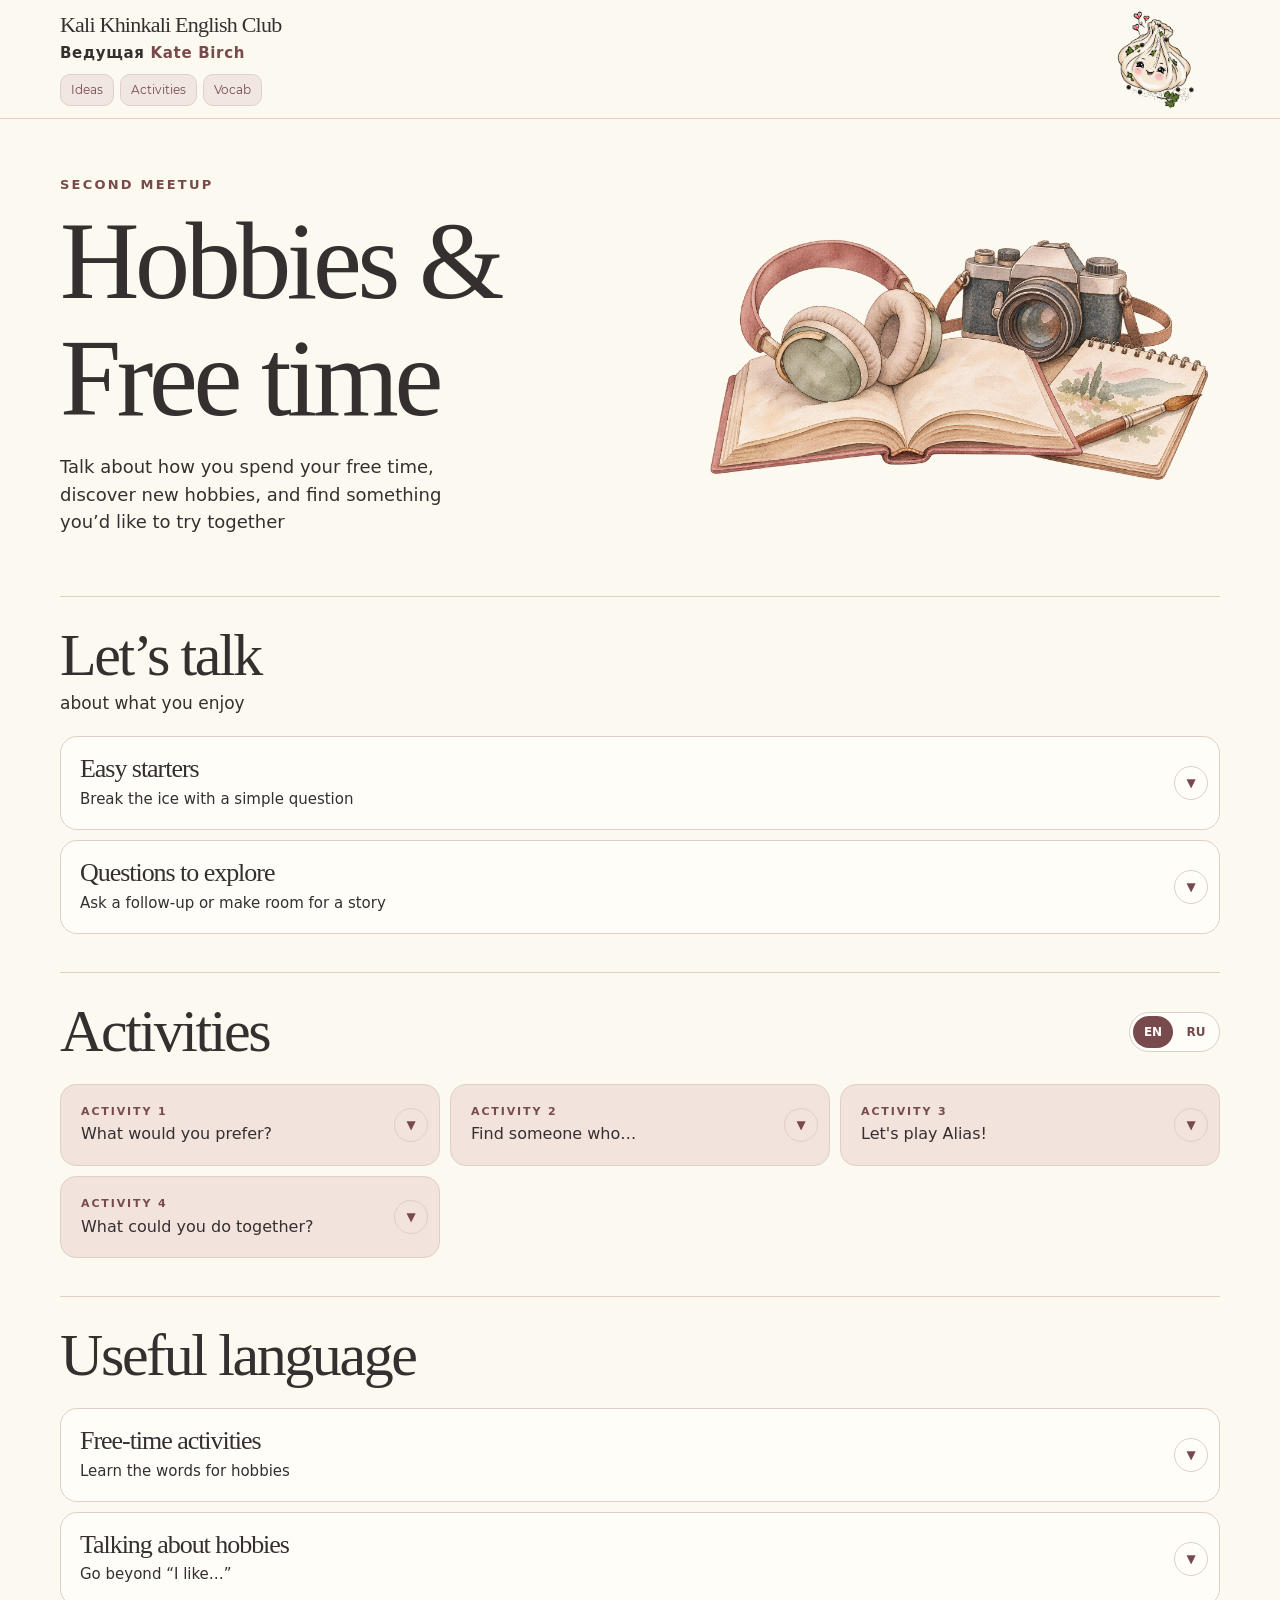
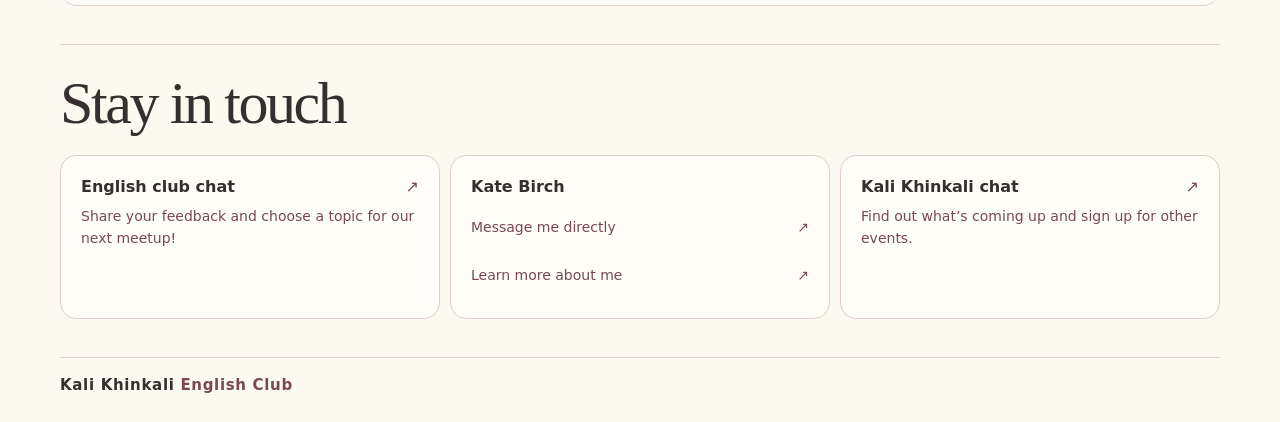
<file: hobbies/index.html>
<!DOCTYPE html>
<html lang="en">
<head>
<meta charset="utf-8">
<meta name="viewport" content="width=device-width,initial-scale=1">
<title>Kali Khinkali English Club · Hobbies &amp; Free time</title>
<meta name="theme-color" content="#fcf9f1">
<meta name="description" content="Conversation prompts for the second Kali Khinkali English Club meetup.">
<link rel="stylesheet" href="styles.css">
</head>
<body id="top">
<a class="skip-link" href="#main">Skip to main content</a>
<header><div class="shell"><div class="brand-block"><a class="brand" href="#top">Kali Khinkali English Club</a><p class="host" lang="ru">Ведущая <a href="#kate-contact" lang="en">Kate Birch</a></p></div><nav aria-label="Main navigation"><a href="#ideas">Ideas</a><a href="#activities">Activities</a><a href="#resources">Vocab</a></nav><img class="header-mascot" src="assets/khinkali-cutout.png" width="640" height="640" alt="" aria-hidden="true"></div></header>
<main id="main" class="shell" tabindex="-1">
<section class="hero" aria-labelledby="title">
<div><p class="eyebrow">Second meetup</p><h1 id="title">Hobbies &amp; Free time</h1><p>Talk about how you spend your free time, discover new hobbies, and find something you’d like to try together</p></div>
<div class="hero-art" aria-hidden="true"><img src="assets/picture.jpg" width="1672" height="941" alt="" fetchpriority="high"></div>
</section>

<section id="ideas" class="page-section" aria-labelledby="ideas-title">
<div class="section-head"><h2 id="ideas-title"><strong>Let’s talk</strong><span class="heading-subtitle">about what you enjoy</span></h2></div>
<div class="idea-panels">
<article class="card easy-starters"><details>
<summary><h3 class="summary-heading"><span class="card-title">Easy starters</span><span class="card-intro">Break the ice with a simple question</span></h3></summary>
<div class="card-body"><div class="question-group"><span class="prompt-label">For example</span><ul><li><details class="question"><summary class="question-toggle"><span>Do you like spending time alone or with other people?</span><span class="translation-cue" aria-hidden="true">RU</span></summary><p class="question-translation" lang="ru">Тебе нравится проводить время одной или с другими людьми?</p></details></li>
<li><details class="question"><summary class="question-toggle"><span>What do you enjoy doing in your free time?</span><span class="translation-cue" aria-hidden="true">RU</span></summary><p class="question-translation" lang="ru">Чем тебе нравится заниматься в свободное время?</p></details></li>
<li><details class="question"><summary class="question-toggle"><span>Which things can’t you live without?</span><span class="translation-cue" aria-hidden="true">RU</span></summary><p class="question-translation" lang="ru">Без каких вещей ты не можешь жить?</p></details></li></ul><span class="prompt-label">Follow-ups</span><ul class="follow-up-questions"><li><details class="question"><summary class="question-toggle"><span>How often do you do it?</span><span class="translation-cue" aria-hidden="true">RU</span></summary><p class="question-translation" lang="ru">Как часто ты этим занимаешься?</p></details></li>
<li><details class="question"><summary class="question-toggle"><span>How long have you been doing it?</span><span class="translation-cue" aria-hidden="true">RU</span></summary><p class="question-translation" lang="ru">Как давно ты этим занимаешься?</p></details></li>
<li><details class="question"><summary class="question-toggle"><span>How did you get into it?</span><span class="translation-cue" aria-hidden="true">RU</span></summary><p class="question-translation" lang="ru">Как ты начала этим заниматься?</p></details></li>
<li><details class="question"><summary class="question-toggle"><span>How does it make you feel?</span><span class="translation-cue" aria-hidden="true">RU</span></summary><p class="question-translation" lang="ru">Какие чувства это у тебя вызывает?</p></details></li></ul></div></div>
</details></article>
<article class="card"><details>
<summary><h3 class="summary-heading"><span class="card-title">Questions to explore</span><span class="card-intro">Ask a follow-up or make room for a story</span></h3></summary>
<div class="card-body"><ul class="explore-questions">
<li><details class="question"><summary class="question-toggle"><span>Has the way you spend your free time changed since moving to Tbilisi?</span><span class="translation-cue" aria-hidden="true">RU</span></summary><p class="question-translation" lang="ru">Изменилось ли то, как ты проводишь свободное время, после переезда в Тбилиси?</p></details></li>
<li><details class="question"><summary class="question-toggle"><span>What did you enjoy doing as a child? Do you still do it?</span><span class="translation-cue" aria-hidden="true">RU</span></summary><p class="question-translation" lang="ru">Чем тебе нравилось заниматься в детстве? Ты до сих пор этим занимаешься?</p></details></li>
<li><details class="question"><summary class="question-toggle"><span>Is there anything you enjoy even though you’re not very good at it?</span><span class="translation-cue" aria-hidden="true">RU</span></summary><p class="question-translation" lang="ru">Есть ли что-то, чем тебе нравится заниматься, даже если у тебя это не очень хорошо получается?</p></details></li>
<li><details class="question"><summary class="question-toggle"><span>What would you do more often if you had more free time?</span><span class="translation-cue" aria-hidden="true">RU</span></summary><p class="question-translation" lang="ru">Чем бы ты занималась чаще, если бы у тебя было больше свободного времени?</p></details></li>
<li><details class="question"><summary class="question-toggle"><span>Is there a hobby you’d like to get back to?</span><span class="translation-cue" aria-hidden="true">RU</span></summary><p class="question-translation" lang="ru">Есть ли хобби, к которому ты хотела бы вернуться?</p></details></li>
<li><details class="question"><summary class="question-toggle"><span>Do you spend much money on your free-time activities?</span><span class="translation-cue" aria-hidden="true">RU</span></summary><p class="question-translation" lang="ru">Ты тратишь много денег на занятия в свободное время?</p></details></li>
<li><details class="question"><summary class="question-toggle"><span>Have you ever thought about turning your hobby into a job?</span><span class="translation-cue" aria-hidden="true">RU</span></summary><p class="question-translation" lang="ru">Ты когда-нибудь думала о том, чтобы превратить своё хобби в работу?</p></details></li>
<li><details class="question"><summary class="question-toggle"><span>Have you ever tried a hobby and realized it wasn’t for you?</span><span class="translation-cue" aria-hidden="true">RU</span></summary><p class="question-translation" lang="ru">Ты когда-нибудь пробовала какое-нибудь хобби и понимала, что это не твоё?</p></details></li>
<li><details class="question"><summary class="question-toggle"><span>What do you think of the idea of trying a new hobby every month?</span><span class="translation-cue" aria-hidden="true">RU</span></summary><p class="question-translation" lang="ru">Как тебе идея каждый месяц пробовать новое хобби?</p></details></li>
<li><details class="question"><summary class="question-toggle"><span>What new hobbies would you like to try?</span><span class="translation-cue" aria-hidden="true">RU</span></summary><p class="question-translation" lang="ru">Какие новые хобби ты хотела бы попробовать?</p></details></li>
</ul></div>
</details></article>
</div>
</section>
<section id="activities" class="page-section" aria-labelledby="activities-title">
<div class="section-head"><h2 id="activities-title">Activities</h2><div class="activities-language" role="group" aria-label="Activity language" hidden><button type="button" data-activities-language="en" aria-pressed="true" lang="en" aria-label="English">EN</button><button type="button" data-activities-language="ru" aria-pressed="false" lang="ru" aria-label="Русский">RU</button></div></div>
<ol class="section-cards activity-list">
<li class="section-card"><details class="activity-details"><summary class="activity-summary"><h3><span class="eyebrow"><span data-activity-ru="Активность 1">Activity 1</span></span><span class="activity-title"><span data-activity-ru="Что бы ты предпочла?">What would you prefer?</span></span></h3></summary><div class="activity-content"><ol class="activity-steps"><li><span data-activity-ru="Выбери число от 1 до 15">Pick a number from 1 to 15</span></li><li><span data-activity-ru="Послушай мой вопрос">Listen to my question</span></li><li><span data-activity-ru="Выбери вариант, который ты бы предпочла">Choose the option you would prefer</span></li><li><span data-activity-ru="Объясни свой выбор (скажи почему или приведи пример)">Explain your choice (say why or give an example)</span></li></ol></div></details></li>
<li class="section-card"><details class="activity-details"><summary class="activity-summary"><h3><span class="eyebrow"><span data-activity-ru="Активность 2">Activity 2</span></span><span class="activity-title"><span data-activity-ru="Найди того, кто…">Find someone who…</span></span></h3></summary><div class="activity-content"><ol class="activity-steps"><li><span data-activity-ru="Прочитай 3 пункта на своём листке">Read the 3 points on your paper</span></li><li><span data-activity-ru="Перемещайся и общайся с разными людьми — в парах или небольших группах">Walk around and talk to different people – in pairs or small groups</span></li><li><span data-activity-ru="Найди хотя бы одного человека для каждого пункта, задай уточняющий вопрос">Find at least one person for each point, ask a follow-up question</span></li><li><span data-activity-ru="Переходи к следующему человеку">Move on to someone else</span></li></ol></div></details></li>
<li class="section-card"><details class="activity-details"><summary class="activity-summary"><h3><span class="eyebrow"><span data-activity-ru="Активность 3">Activity 3</span></span><span class="activity-title"><span data-activity-ru="Давай сыграем в Алиас!">Let's play Alias!</span></span></h3></summary><div class="activity-content"><ol class="activity-steps"><li><span data-activity-ru="Возьми карточку и объясни слово">Take a card and explain the word</span></li><li><span data-activity-ru="Остальные участницы твоей группы пытаются угадать слово">The others in your group try to guess</span></li><li><span data-activity-ru="У тебя 2 минуты. Запусти таймер ниже">You have 2 minutes. Set the timer below</span></li><li><span data-activity-ru="Затем ход переходит к следующей участнице">Then it’s the next player’s turn</span></li></ol>
<div class="activity-timer" role="group" aria-label="Two-minute activity timer" hidden>
<div class="timer-face"><span class="eyebrow">2-minute timer</span><span class="timer-display" role="timer" aria-label="Time remaining">02:00</span></div>
<div class="timer-controls"><button type="button" class="timer-toggle">Start</button><button type="button" class="timer-reset">Reset</button></div>
<span class="timer-status" role="status"></span>
</div>
</div></details></li>
<li class="section-card"><details class="activity-details"><summary class="activity-summary"><h3><span class="eyebrow"><span data-activity-ru="Активность 4">Activity 4</span></span><span class="activity-title"><span data-activity-ru="Чем вы могли бы заняться вместе?">What could you do together?</span></span></h3></summary><div class="activity-content"><ol class="activity-steps"><li><span data-activity-ru="Работайте в парах">Work in pairs</span></li><li><span data-activity-ru="Обсудите, чем вам нравится заниматься в свободное время">Discuss what you like doing in your free time</span></li><li><span data-activity-ru="Внимательно слушайте и задавайте уточняющие вопросы">Listen carefully and ask follow-up questions</span></li><li><span data-activity-ru="Найдите одно занятие, которое нравится вам обеим">Find one activity you both enjoy</span></li><li><span data-activity-ru="Обсудите, как вы могли бы заняться этим вместе">Discuss how you could do it together</span></li></ol></div></details></li>
</ol>
</section>
<section id="resources" class="page-section" aria-labelledby="resources-title">
<div class="section-head"><h2 id="resources-title">Useful language</h2></div>
<div class="toolkit-panels">
<details class="card activity-details"><summary><h3 class="summary-heading"><span class="card-title">Free-time activities</span><span class="card-intro">Learn the words for hobbies</span></h3></summary><div class="activity-content">
<ul class="hobby-list">
<li><details class="question"><summary class="question-toggle"><span lang="en">baking</span><span class="translation-cue" aria-hidden="true">RU</span></summary><p class="question-translation" lang="ru">выпечка</p></details></li>
<li><details class="question"><summary class="question-toggle"><span lang="en">birdwatching</span><span class="translation-cue" aria-hidden="true">RU</span></summary><p class="question-translation" lang="ru">наблюдение за птицами</p></details></li>
<li><details class="question"><summary class="question-toggle"><span lang="en">blogging</span><span class="translation-cue" aria-hidden="true">RU</span></summary><p class="question-translation" lang="ru">ведение блога</p></details></li>
<li><details class="question"><summary class="question-toggle"><span lang="en">bowling</span><span class="translation-cue" aria-hidden="true">RU</span></summary><p class="question-translation" lang="ru">боулинг</p></details></li>
<li><details class="question"><summary class="question-toggle"><span lang="en">camping</span><span class="translation-cue" aria-hidden="true">RU</span></summary><p class="question-translation" lang="ru">отдых с палатками</p></details></li>
<li><details class="question"><summary class="question-toggle"><span lang="en">candle making</span><span class="translation-cue" aria-hidden="true">RU</span></summary><p class="question-translation" lang="ru">изготовление свечей</p></details></li>
<li><details class="question"><summary class="question-toggle"><span lang="en">cooking</span><span class="translation-cue" aria-hidden="true">RU</span></summary><p class="question-translation" lang="ru">приготовление еды</p></details></li>
<li><details class="question"><summary class="question-toggle"><span lang="en">cycling</span><span class="translation-cue" aria-hidden="true">RU</span></summary><p class="question-translation" lang="ru">езда на велосипеде</p></details></li>
<li><details class="question"><summary class="question-toggle"><span lang="en">dancing</span><span class="translation-cue" aria-hidden="true">RU</span></summary><p class="question-translation" lang="ru">танцы</p></details></li>
<li><details class="question"><summary class="question-toggle"><span lang="en">doing embroidery</span><span class="translation-cue" aria-hidden="true">RU</span></summary><p class="question-translation" lang="ru">вышивание</p></details></li>
<li><details class="question"><summary class="question-toggle"><span lang="en">doing pottery</span><span class="translation-cue" aria-hidden="true">RU</span></summary><p class="question-translation" lang="ru">занятия керамикой</p></details></li>
<li><details class="question"><summary class="question-toggle"><span lang="en">doing puzzles</span><span class="translation-cue" aria-hidden="true">RU</span></summary><p class="question-translation" lang="ru">собирание пазлов</p></details></li>
<li><details class="question"><summary class="question-toggle"><span lang="en">doing yoga</span><span class="translation-cue" aria-hidden="true">RU</span></summary><p class="question-translation" lang="ru">занятия йогой</p></details></li>
<li><details class="question"><summary class="question-toggle"><span lang="en">fishing</span><span class="translation-cue" aria-hidden="true">RU</span></summary><p class="question-translation" lang="ru">рыбалка</p></details></li>
<li><details class="question"><summary class="question-toggle"><span lang="en">gardening</span><span class="translation-cue" aria-hidden="true">RU</span></summary><p class="question-translation" lang="ru">садоводство</p></details></li>
<li><details class="question"><summary class="question-toggle"><span lang="en">going to concerts</span><span class="translation-cue" aria-hidden="true">RU</span></summary><p class="question-translation" lang="ru">походы на концерты</p></details></li>
<li><details class="question"><summary class="question-toggle"><span lang="en">hiking</span><span class="translation-cue" aria-hidden="true">RU</span></summary><p class="question-translation" lang="ru">пешие походы</p></details></li>
<li><details class="question"><summary class="question-toggle"><span lang="en">horse riding</span><span class="translation-cue" aria-hidden="true">RU</span></summary><p class="question-translation" lang="ru">верховая езда</p></details></li>
<li><details class="question"><summary class="question-toggle"><span lang="en">ice skating</span><span class="translation-cue" aria-hidden="true">RU</span></summary><p class="question-translation" lang="ru">катание на коньках</p></details></li>
<li><details class="question"><summary class="question-toggle"><span lang="en">journaling</span><span class="translation-cue" aria-hidden="true">RU</span></summary><p class="question-translation" lang="ru">ведение дневника</p></details></li>
<li><details class="question"><summary class="question-toggle"><span lang="en">knitting</span><span class="translation-cue" aria-hidden="true">RU</span></summary><p class="question-translation" lang="ru">вязание спицами</p></details></li>
<li><details class="question"><summary class="question-toggle"><span lang="en">learning languages</span><span class="translation-cue" aria-hidden="true">RU</span></summary><p class="question-translation" lang="ru">изучение языков</p></details></li>
<li><details class="question"><summary class="question-toggle"><span lang="en">listening to music</span><span class="translation-cue" aria-hidden="true">RU</span></summary><p class="question-translation" lang="ru">прослушивание музыки</p></details></li>
<li><details class="question"><summary class="question-toggle"><span lang="en">making videos</span><span class="translation-cue" aria-hidden="true">RU</span></summary><p class="question-translation" lang="ru">создание видео</p></details></li>
<li><details class="question"><summary class="question-toggle"><span lang="en">origami</span><span class="translation-cue" aria-hidden="true">RU</span></summary><p class="question-translation" lang="ru">оригами</p></details></li>
<li><details class="question"><summary class="question-toggle"><span lang="en">painting</span><span class="translation-cue" aria-hidden="true">RU</span></summary><p class="question-translation" lang="ru">рисование красками</p></details></li>
<li><details class="question"><summary class="question-toggle"><span lang="en">playing board games</span><span class="translation-cue" aria-hidden="true">RU</span></summary><p class="question-translation" lang="ru">настольные игры</p></details></li>
<li><details class="question"><summary class="question-toggle"><span lang="en">playing padel</span><span class="translation-cue" aria-hidden="true">RU</span></summary><p class="question-translation" lang="ru">игра в падел</p></details></li>
<li><details class="question"><summary class="question-toggle"><span lang="en">playing the guitar</span><span class="translation-cue" aria-hidden="true">RU</span></summary><p class="question-translation" lang="ru">игра на гитаре</p></details></li>
<li><details class="question"><summary class="question-toggle"><span lang="en">playing video games</span><span class="translation-cue" aria-hidden="true">RU</span></summary><p class="question-translation" lang="ru">видеоигры</p></details></li>
<li><details class="question"><summary class="question-toggle"><span lang="en">reading</span><span class="translation-cue" aria-hidden="true">RU</span></summary><p class="question-translation" lang="ru">чтение</p></details></li>
<li><details class="question"><summary class="question-toggle"><span lang="en">running</span><span class="translation-cue" aria-hidden="true">RU</span></summary><p class="question-translation" lang="ru">бег</p></details></li>
<li><details class="question"><summary class="question-toggle"><span lang="en">sewing</span><span class="translation-cue" aria-hidden="true">RU</span></summary><p class="question-translation" lang="ru">шитьё</p></details></li>
<li><details class="question"><summary class="question-toggle"><span lang="en">singing</span><span class="translation-cue" aria-hidden="true">RU</span></summary><p class="question-translation" lang="ru">пение</p></details></li>
<li><details class="question"><summary class="question-toggle"><span lang="en">surfing</span><span class="translation-cue" aria-hidden="true">RU</span></summary><p class="question-translation" lang="ru">сёрфинг</p></details></li>
<li><details class="question"><summary class="question-toggle"><span lang="en">swimming</span><span class="translation-cue" aria-hidden="true">RU</span></summary><p class="question-translation" lang="ru">плавание</p></details></li>
<li><details class="question"><summary class="question-toggle"><span lang="en">taking photos</span><span class="translation-cue" aria-hidden="true">RU</span></summary><p class="question-translation" lang="ru">фотографирование</p></details></li>
<li><details class="question"><summary class="question-toggle"><span lang="en">traveling</span><span class="translation-cue" aria-hidden="true">RU</span></summary><p class="question-translation" lang="ru">путешествия</p></details></li>
<li><details class="question"><summary class="question-toggle"><span lang="en">visiting museums</span><span class="translation-cue" aria-hidden="true">RU</span></summary><p class="question-translation" lang="ru">посещение музеев</p></details></li>
<li><details class="question"><summary class="question-toggle"><span lang="en">watching TV shows</span><span class="translation-cue" aria-hidden="true">RU</span></summary><p class="question-translation" lang="ru">просмотр сериалов</p></details></li>
</ul>
</div></details>
<details class="card activity-details"><summary><h3 class="summary-heading"><span class="card-title">Talking about hobbies</span><span class="card-intro">Go beyond “I like…”</span></h3></summary><div class="activity-content">
<span class="prompt-label">The basics</span>
<ul class="hobby-phrases">
<li><details class="question phrase-with-example"><summary class="question-toggle"><span>I really like…</span><span class="translation-cue" aria-hidden="true">Example</span></summary><p class="question-translation" lang="en">I really like baking on weekends.</p></details></li>
<li><details class="question phrase-with-example"><summary class="question-toggle"><span>I enjoy…</span><span class="translation-cue" aria-hidden="true">Example</span></summary><p class="question-translation" lang="en">I enjoy taking photos and making videos for my blog.</p></details></li>
<li><details class="question phrase-with-example"><summary class="question-toggle"><span>I love…</span><span class="translation-cue" aria-hidden="true">Example</span></summary><p class="question-translation" lang="en">I love playing board games with the girls from Kali Khinkali.</p></details></li>
</ul>
<span class="prompt-label">More ways to say it</span>
<ul class="hobby-phrases">
<li><details class="question phrase-with-example"><summary class="question-toggle"><span>I’m into…</span><span class="translation-cue" aria-hidden="true">Example</span></summary><p class="question-translation" lang="en">I'm into learning English at the moment.</p></details></li>
<li><details class="question phrase-with-example"><summary class="question-toggle"><span>I’m a big fan of…</span><span class="translation-cue" aria-hidden="true">Example</span></summary><p class="question-translation" lang="en">I’m a big fan of hiking.</p></details></li>
<li><details class="question phrase-with-example"><summary class="question-toggle"><span>…is my thing.</span><span class="translation-cue" aria-hidden="true">Example</span></summary><p class="question-translation" lang="en">Yoga is my thing.</p></details></li>
<li><details class="question phrase-with-example"><summary class="question-toggle"><span>I’m a … person.</span><span class="translation-cue" aria-hidden="true">Example</span></summary><p class="question-translation" lang="en">I’m a book person.</p></details></li>
<li><details class="question phrase-with-example"><summary class="question-toggle"><span>I have a soft spot for…</span><span class="translation-cue" aria-hidden="true">Example</span></summary><p class="question-translation" lang="en">I have a soft spot for American TV shows.</p></details></li>
</ul>
</div></details>
</div>
</section>
<section id="contacts" class="page-section" aria-labelledby="contacts-title">
<div class="section-head"><h2 id="contacts-title">Stay in touch</h2></div>
<ul class="section-cards contact-list">
<li class="section-card contact-link-card"><a class="contact-link" href="https://t.me/+-bTVU9YNITA4Zjli"><h3>English club chat</h3><span class="contact-arrow" aria-hidden="true">↗</span><p>Share your feedback and choose a topic for our next meetup!</p></a></li>
<li class="section-card" id="kate-contact"><h3>Kate Birch</h3><div class="contact-actions"><a href="https://t.me/katebirch"><span class="contact-action-label">Message me directly</span> <span aria-hidden="true">↗</span></a><a href="https://t.me/kate_birch"><span class="contact-action-label">Learn more about me</span> <span aria-hidden="true">↗</span></a></div></li>
<li class="section-card contact-link-card"><a class="contact-link" href="https://t.me/c/4412423089/3"><h3>Kali Khinkali chat</h3><span class="contact-arrow" aria-hidden="true">↗</span><p>Find out what’s coming up and sign up for other events.</p></a></li>
</ul>
</section>
<footer><span class="footer-name">Kali Khinkali</span> English Club</footer>
</main>
<script src="script.js"></script>
</body>
</html>
</file>
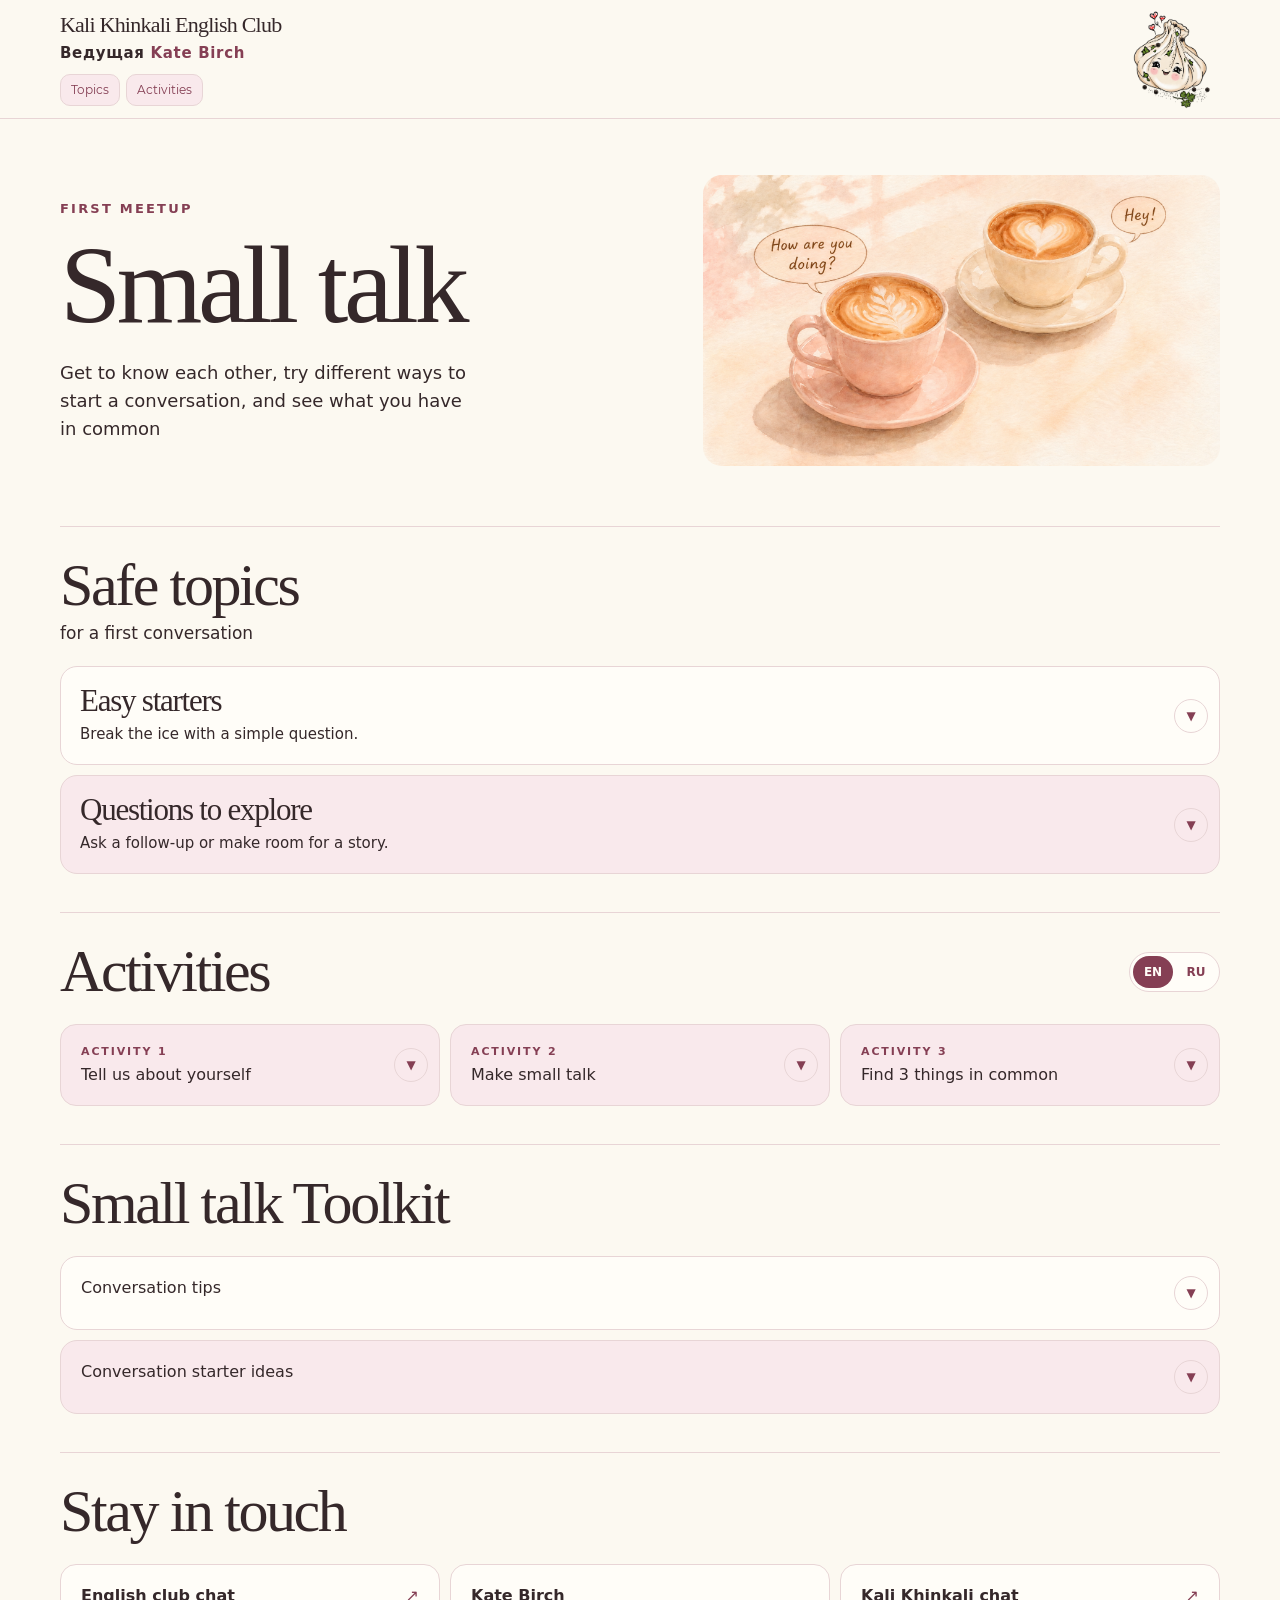
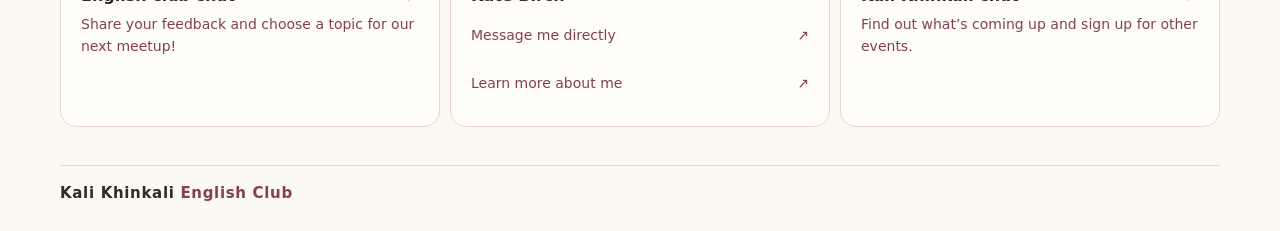
<file: smalltalk/index.html>
<!DOCTYPE html>
<html lang="en">
<head>
<meta charset="utf-8">
<meta name="viewport" content="width=device-width,initial-scale=1">
<title>Kali Khinkali English Club · Small Talk</title>
<meta name="theme-color" content="#fcf9f1">
<meta name="description" content="Conversation prompts for the first Kali Khinkali English Club meetup.">
<link rel="stylesheet" href="styles.css">
</head>
<body id="top">
<a class="skip-link" href="#main">Skip to main content</a>
<header><div class="shell"><div class="brand-block"><a class="brand" href="#top">Kali Khinkali English Club</a><p class="host" lang="ru">Ведущая <span lang="en">Kate Birch</span></p></div><nav aria-label="Main navigation"><a href="#ideas">Topics</a><a href="#activities">Activities</a></nav><img class="header-mascot" src="assets/khinkali-cutout.png" width="640" height="640" alt="" aria-hidden="true"></div></header>
<main id="main" class="shell" tabindex="-1">
<section class="hero" aria-labelledby="title">
<div><p class="eyebrow">First meetup</p><h1 id="title">Small talk</h1><p>Get to know each other, try different ways to start a conversation, and see what you have in common</p></div>
<div class="hero-art" aria-hidden="true"><img src="assets/small-talk-coffee.png" width="1672" height="941" alt="" fetchpriority="high"></div>
</section>

<section id="ideas" class="page-section" aria-labelledby="ideas-title">
<div class="section-head"><h2 id="ideas-title"><strong>Safe topics</strong><span class="heading-subtitle">for a first conversation</span></h2></div>
<div class="idea-panels">
<article class="card"><details>
<summary><h3 class="summary-heading"><span class="card-title">Easy starters</span><span class="card-intro">Break the ice with a simple question.</span></h3></summary>
<div class="card-body question-groups"><details class="question-group topic-details"><summary class="topic-toggle"><h4>Getting to know each other</h4></summary><div class="topic-content"><ul><li><details class="question"><summary class="question-toggle"><span>Where are you from?</span><span class="translation-cue" aria-hidden="true">RU</span></summary><p class="question-translation" lang="ru">Откуда ты?</p></details></li><li><details class="question"><summary class="question-toggle"><span>What do you do?</span><span class="translation-cue" aria-hidden="true">RU</span></summary><p class="question-translation" lang="ru">Чем ты занимаешься?</p></details></li><li><details class="question"><summary class="question-toggle"><span>What do you like doing in your free time?</span><span class="translation-cue" aria-hidden="true">RU</span></summary><p class="question-translation" lang="ru">Что тебе нравится делать в свободное время?</p></details></li></ul></div></details><details class="question-group topic-details"><summary class="topic-toggle"><h4>Living in Georgia</h4></summary><div class="topic-content"><ul><li><details class="question"><summary class="question-toggle"><span>How long have you been in Georgia?</span><span class="translation-cue" aria-hidden="true">RU</span></summary><p class="question-translation" lang="ru">Как давно ты в Грузии?</p></details></li><li><details class="question"><summary class="question-toggle"><span>What are your favorite places in the city?</span><span class="translation-cue" aria-hidden="true">RU</span></summary><p class="question-translation" lang="ru">Какие у тебя любимые места в городе?</p></details></li><li><details class="question"><summary class="question-toggle"><span>Have you been anywhere else in Georgia?</span><span class="translation-cue" aria-hidden="true">RU</span></summary><p class="question-translation" lang="ru">Ты бывала где-нибудь ещё в Грузии?</p></details></li><li><details class="question"><summary class="question-toggle"><span>What part of Tbilisi do you live in? How do you like it there?</span><span class="translation-cue" aria-hidden="true">RU</span></summary><p class="question-translation" lang="ru">В каком районе Тбилиси ты живёшь? Как тебе там?</p></details></li><li><details class="question"><summary class="question-toggle"><span>Do you have a favorite Georgian dish?</span><span class="translation-cue" aria-hidden="true">RU</span></summary><p class="question-translation" lang="ru">У тебя есть любимое грузинское блюдо?</p></details></li></ul></div></details><details class="question-group topic-details"><summary class="topic-toggle"><h4>Languages</h4></summary><div class="topic-content"><ul><li><details class="question"><summary class="question-toggle"><span>What languages do you speak?</span><span class="translation-cue" aria-hidden="true">RU</span></summary><p class="question-translation" lang="ru">На каких языках ты говоришь?</p></details></li><li><details class="question"><summary class="question-toggle"><span>Why are you learning English?</span><span class="translation-cue" aria-hidden="true">RU</span></summary><p class="question-translation" lang="ru">Почему ты учишь английский?</p></details></li><li><details class="question"><summary class="question-toggle"><span>Do you speak any Georgian?</span><span class="translation-cue" aria-hidden="true">RU</span></summary><p class="question-translation" lang="ru">Ты говоришь по-грузински?</p></details></li></ul></div></details><details class="question-group topic-details"><summary class="topic-toggle"><h4>Meeting new people</h4></summary><div class="topic-content"><ul><li><details class="question"><summary class="question-toggle"><span>Do you prefer talking to people online or in person?</span><span class="translation-cue" aria-hidden="true">RU</span></summary><p class="question-translation" lang="ru">Ты предпочитаешь общаться с людьми онлайн или лично?</p></details></li><li><details class="question"><summary class="question-toggle"><span>Do you often meet new people in Tbilisi?</span><span class="translation-cue" aria-hidden="true">RU</span></summary><p class="question-translation" lang="ru">Ты часто знакомишься с новыми людьми в Тбилиси?</p></details></li><li><details class="question"><summary class="question-toggle"><span>What kind of events do you like to go to?</span><span class="translation-cue" aria-hidden="true">RU</span></summary><p class="question-translation" lang="ru">На какие мероприятия тебе нравится ходить?</p></details></li></ul></div></details><details class="question-group topic-details"><summary class="topic-toggle"><h4>Traveling</h4></summary><div class="topic-content"><ul><li><details class="question"><summary class="question-toggle"><span>Do you travel a lot?</span><span class="translation-cue" aria-hidden="true">RU</span></summary><p class="question-translation" lang="ru">Ты много путешествуешь?</p></details></li><li><details class="question"><summary class="question-toggle"><span>Where did you go on your last trip?</span><span class="translation-cue" aria-hidden="true">RU</span></summary><p class="question-translation" lang="ru">Куда ты ездила в последний раз?</p></details></li><li><details class="question"><summary class="question-toggle"><span>Where would you like to go next?</span><span class="translation-cue" aria-hidden="true">RU</span></summary><p class="question-translation" lang="ru">Куда тебе хотелось бы поехать в следующий раз?</p></details></li><li><details class="question"><summary class="question-toggle"><span>Where do you dream of going?</span><span class="translation-cue" aria-hidden="true">RU</span></summary><p class="question-translation" lang="ru">Куда ты мечтаешь поехать?</p></details></li></ul></div></details></div>
</details></article>
<article class="card"><details>
<summary><h3 class="summary-heading"><span class="card-title">Questions to explore</span><span class="card-intro">Ask a follow-up or make room for a story.</span></h3></summary>
<div class="card-body question-groups"><details class="question-group topic-details"><summary class="topic-toggle"><h4>Work</h4></summary><div class="topic-content"><span class="prompt-label">For example</span><ul><li><details class="question"><summary class="question-toggle"><span>What do you do?</span><span class="translation-cue" aria-hidden="true">RU</span></summary><p class="question-translation" lang="ru">Чем ты занимаешься?</p></details></li></ul><span class="prompt-label">Follow-ups</span><ul class="follow-up-questions"><li><details class="question"><summary class="question-toggle"><span>How did you get into that kind of work?</span><span class="translation-cue" aria-hidden="true">RU</span></summary><p class="question-translation" lang="ru">Как ты пришла в эту профессию?</p></details></li><li><details class="question"><summary class="question-toggle"><span>What’s a typical workday like for you?</span><span class="translation-cue" aria-hidden="true">RU</span></summary><p class="question-translation" lang="ru">Как проходит твой обычный рабочий день?</p></details></li><li><details class="question"><summary class="question-toggle"><span>What do you enjoy most about your work?</span><span class="translation-cue" aria-hidden="true">RU</span></summary><p class="question-translation" lang="ru">Что тебе больше всего нравится в твоей работе?</p></details></li><li><details class="question"><summary class="question-toggle"><span>What’s the most challenging part of your job?</span><span class="translation-cue" aria-hidden="true">RU</span></summary><p class="question-translation" lang="ru">Что самое сложное в твоей работе?</p></details></li><li><details class="question"><summary class="question-toggle"><span>What surprised you most when you started this job?</span><span class="translation-cue" aria-hidden="true">RU</span></summary><p class="question-translation" lang="ru">Что больше всего удивило тебя, когда ты начала работать на этой работе?</p></details></li></ul><details class="deeper-details"><summary class="deeper-toggle">Go a little deeper</summary><ul><li><details class="question"><summary class="question-toggle"><span>What did you want to be when you were younger?</span><span class="translation-cue" aria-hidden="true">RU</span></summary><p class="question-translation" lang="ru">Кем ты хотела стать в детстве или юности?</p></details></li><li><details class="question"><summary class="question-toggle"><span>What would surprise people about the work you do?</span><span class="translation-cue" aria-hidden="true">RU</span></summary><p class="question-translation" lang="ru">Что могло бы удивить людей в твоей работе?</p></details></li><li><details class="question"><summary class="question-toggle"><span>What’s something you learned at work that’s useful in everyday life?</span><span class="translation-cue" aria-hidden="true">RU</span></summary><p class="question-translation" lang="ru">Чему ты научилась на работе, что пригодилось в повседневной жизни?</p></details></li><li><details class="question"><summary class="question-toggle"><span>If you could try a completely different job for a week, what would you choose? Why?</span><span class="translation-cue" aria-hidden="true">RU</span></summary><p class="question-translation" lang="ru">Если бы можно было на неделю попробовать совершенно другую работу, что бы ты выбрала? Почему?</p></details></li></ul></details></div></details><details class="question-group topic-details"><summary class="topic-toggle"><h4>Living in Georgia</h4></summary><div class="topic-content"><span class="prompt-label">For example</span><ul><li><details class="question"><summary class="question-toggle"><span>How long have you been living in Tbilisi?</span><span class="translation-cue" aria-hidden="true">RU</span></summary><p class="question-translation" lang="ru">Как давно ты живёшь в Тбилиси?</p></details></li></ul><span class="prompt-label">Follow-ups</span><ul class="follow-up-questions"><li><details class="question"><summary class="question-toggle"><span>Why did you choose Georgia?</span><span class="translation-cue" aria-hidden="true">RU</span></summary><p class="question-translation" lang="ru">Почему ты выбрала Грузию?</p></details></li><li><details class="question"><summary class="question-toggle"><span>Have you tried living in any other cities or countries?</span><span class="translation-cue" aria-hidden="true">RU</span></summary><p class="question-translation" lang="ru">Ты пробовала жить в других городах или странах?</p></details></li><li><details class="question"><summary class="question-toggle"><span>Would you like to stay here long term? Why or why not?</span><span class="translation-cue" aria-hidden="true">RU</span></summary><p class="question-translation" lang="ru">Тебе хотелось бы остаться здесь надолго? Почему да или почему нет?</p></details></li></ul><details class="deeper-details"><summary class="deeper-toggle">Go a little deeper</summary><ul><li><details class="question"><summary class="question-toggle"><span>What was your first impression of Tbilisi? Has it changed?</span><span class="translation-cue" aria-hidden="true">RU</span></summary><p class="question-translation" lang="ru">Каким было твоё первое впечатление от Тбилиси? Изменилось ли оно?</p></details></li><li><details class="question"><summary class="question-toggle"><span>Have you picked up any new habits since you moved here?</span><span class="translation-cue" aria-hidden="true">RU</span></summary><p class="question-translation" lang="ru">Появились ли у тебя новые привычки после переезда сюда?</p></details></li><li><details class="question"><summary class="question-toggle"><span>Does Tbilisi feel like home to you? If so, when did it start to feel that way?</span><span class="translation-cue" aria-hidden="true">RU</span></summary><p class="question-translation" lang="ru">Чувствуешь ли ты себя в Тбилиси как дома? Если да, когда появилось это ощущение?</p></details></li></ul></details></div></details><details class="question-group topic-details"><summary class="topic-toggle"><h4>Languages</h4></summary><div class="topic-content"><span class="prompt-label">For example</span><ul><li><details class="question"><summary class="question-toggle"><span>Why are you learning English?</span><span class="translation-cue" aria-hidden="true">RU</span></summary><p class="question-translation" lang="ru">Почему ты учишь английский?</p></details></li></ul><span class="prompt-label">Follow-ups</span><ul class="follow-up-questions"><li><details class="question"><summary class="question-toggle"><span>Who do you usually speak English with?</span><span class="translation-cue" aria-hidden="true">RU</span></summary><p class="question-translation" lang="ru">С кем ты обычно говоришь по-английски?</p></details></li><li><details class="question"><summary class="question-toggle"><span>What do you like doing in English?</span><span class="translation-cue" aria-hidden="true">RU</span></summary><p class="question-translation" lang="ru">Что тебе нравится делать на английском?</p></details></li><li><details class="question"><summary class="question-toggle"><span>What would you like to improve?</span><span class="translation-cue" aria-hidden="true">RU</span></summary><p class="question-translation" lang="ru">Что тебе хотелось бы улучшить?</p></details></li><li><details class="question"><summary class="question-toggle"><span>What’s the hardest part of learning English for you?</span><span class="translation-cue" aria-hidden="true">RU</span></summary><p class="question-translation" lang="ru">Что для тебя самое сложное в изучении английского?</p></details></li><li><details class="question"><summary class="question-toggle"><span>What helps you learn English?</span><span class="translation-cue" aria-hidden="true">RU</span></summary><p class="question-translation" lang="ru">Что помогает тебе учить английский?</p></details></li></ul><details class="deeper-details"><summary class="deeper-toggle">Go a little deeper</summary><ul><li><details class="question"><summary class="question-toggle"><span>Do you feel like a different person when you speak another language? In what way?</span><span class="translation-cue" aria-hidden="true">RU</span></summary><p class="question-translation" lang="ru">Чувствуешь ли ты себя другим человеком, когда говоришь на другом языке? В чём это проявляется?</p></details></li><li><details class="question"><summary class="question-toggle"><span>Do you remember the first time you spoke English with someone from another country? How did you feel?</span><span class="translation-cue" aria-hidden="true">RU</span></summary><p class="question-translation" lang="ru">Ты помнишь, как впервые говорила по-английски с человеком из другой страны? Что ты чувствовала?</p></details></li><li><details class="question"><summary class="question-toggle"><span>Have you ever had a funny or embarrassing moment while speaking another language? What happened?</span><span class="translation-cue" aria-hidden="true">RU</span></summary><p class="question-translation" lang="ru">Бывали ли у тебя смешные или неловкие ситуации, когда ты говорила на другом языке? Что произошло?</p></details></li></ul></details></div></details><details class="question-group topic-details"><summary class="topic-toggle"><h4>Meeting new people</h4></summary><div class="topic-content"><span class="prompt-label">For example</span><ul><li><details class="question"><summary class="question-toggle"><span>Where do you usually meet new people?</span><span class="translation-cue" aria-hidden="true">RU</span></summary><p class="question-translation" lang="ru">Где ты обычно знакомишься с новыми людьми?</p></details></li></ul><span class="prompt-label">Follow-ups</span><ul class="follow-up-questions"><li><details class="question"><summary class="question-toggle"><span>Are you more of an introvert or an extrovert? Why do you think so?</span><span class="translation-cue" aria-hidden="true">RU</span></summary><p class="question-translation" lang="ru">Ты скорее интроверт или экстраверт? Почему ты так думаешь?</p></details></li><li><details class="question"><summary class="question-toggle"><span>Do you prefer talking one-on-one or in a big group?</span><span class="translation-cue" aria-hidden="true">RU</span></summary><p class="question-translation" lang="ru">Ты предпочитаешь общаться один на один или в большой компании?</p></details></li><li><details class="question"><summary class="question-toggle"><span>What do you think about online communication?</span><span class="translation-cue" aria-hidden="true">RU</span></summary><p class="question-translation" lang="ru">Что ты думаешь об общении онлайн?</p></details></li><li><details class="question"><summary class="question-toggle"><span>Do you think you can make real friends at events like this?</span><span class="translation-cue" aria-hidden="true">RU</span></summary><p class="question-translation" lang="ru">Как ты думаешь, можно ли найти настоящих друзей на таких мероприятиях?</p></details></li><li><details class="question"><summary class="question-toggle"><span>Have you ever tried to make friends with someone from another country?</span><span class="translation-cue" aria-hidden="true">RU</span></summary><p class="question-translation" lang="ru">Ты когда-нибудь пробовала подружиться с человеком из другой страны?</p></details></li></ul><details class="deeper-details"><summary class="deeper-toggle">Go a little deeper</summary><ul><li><details class="question"><summary class="question-toggle"><span>Have you made any friends in Tbilisi yet? If so, what advice would you give someone who’s new here?</span><span class="translation-cue" aria-hidden="true">RU</span></summary><p class="question-translation" lang="ru">Ты уже нашла друзей в Тбилиси? Если да, что бы ты посоветовала тем, кто только приехал?</p></details></li><li><details class="question"><summary class="question-toggle"><span>What makes you want to see someone again after meeting them for the first time?</span><span class="translation-cue" aria-hidden="true">RU</span></summary><p class="question-translation" lang="ru">Что вызывает у тебя желание снова увидеться с человеком после первого знакомства?</p></details></li><li><details class="question"><summary class="question-toggle"><span>When do you start thinking of someone as a friend?</span><span class="translation-cue" aria-hidden="true">RU</span></summary><p class="question-translation" lang="ru">В какой момент ты начинаешь считать человека другом?</p></details></li><li><details class="question"><summary class="question-toggle"><span>Have you ever met someone you didn’t think you’d get along with at first but ended up becoming friends with? What changed?</span><span class="translation-cue" aria-hidden="true">RU</span></summary><p class="question-translation" lang="ru">Бывало ли так, что сначала тебе казалось, что вы с человеком не поладите, а в итоге вы подружились? Что изменилось?</p></details></li><li><details class="question"><summary class="question-toggle"><span>Have you ever become friends with someone whose life was very different from yours? What brought you together?</span><span class="translation-cue" aria-hidden="true">RU</span></summary><p class="question-translation" lang="ru">Случалось ли тебе подружиться с человеком, чья жизнь сильно отличалась от твоей? Что вас сблизило?</p></details></li></ul></details></div></details><details class="question-group topic-details"><summary class="topic-toggle"><h4>Traveling</h4></summary><div class="topic-content"><span class="prompt-label">For example</span><ul><li><details class="question"><summary class="question-toggle"><span>Do you travel a lot?</span><span class="translation-cue" aria-hidden="true">RU</span></summary><p class="question-translation" lang="ru">Ты много путешествуешь?</p></details></li></ul><span class="prompt-label">Follow-ups</span><ul class="follow-up-questions"><li><details class="question"><summary class="question-toggle"><span>Do you prefer traveling alone or with other people?</span><span class="translation-cue" aria-hidden="true">RU</span></summary><p class="question-translation" lang="ru">Ты предпочитаешь путешествовать в одиночку или с другими людьми?</p></details></li><li><details class="question"><summary class="question-toggle"><span>Do you usually plan your trips in advance or just go with the flow?</span><span class="translation-cue" aria-hidden="true">RU</span></summary><p class="question-translation" lang="ru">Ты обычно планируешь поездки заранее или действуешь по обстоятельствам?</p></details></li><li><details class="question"><summary class="question-toggle"><span>Is there anywhere in Georgia you’d like to visit?</span><span class="translation-cue" aria-hidden="true">RU</span></summary><p class="question-translation" lang="ru">Есть ли в Грузии место, которое тебе хотелось бы посетить?</p></details></li><li><details class="question"><summary class="question-toggle"><span>Is there a place you’re gonna visit soon?</span><span class="translation-cue" aria-hidden="true">RU</span></summary><p class="question-translation" lang="ru">Есть ли место, куда ты собираешься поехать в ближайшее время?</p></details></li></ul><details class="deeper-details"><summary class="deeper-toggle">Go a little deeper</summary><ul><li><details class="question"><summary class="question-toggle"><span>Why do people travel?</span><span class="translation-cue" aria-hidden="true">RU</span></summary><p class="question-translation" lang="ru">Почему люди путешествуют?</p></details></li><li><details class="question"><summary class="question-toggle"><span>What’s the most beautiful place you’ve ever visited? What made it so special?</span><span class="translation-cue" aria-hidden="true">RU</span></summary><p class="question-translation" lang="ru">Какое самое красивое место ты когда-либо посещала? Что сделало его таким особенным?</p></details></li><li><details class="question"><summary class="question-toggle"><span>Is there a place that disappointed you?</span><span class="translation-cue" aria-hidden="true">RU</span></summary><p class="question-translation" lang="ru">Есть ли место, которое тебя разочаровало?</p></details></li><li><details class="question"><summary class="question-toggle"><span>Could you live as a nomad? Why?</span><span class="translation-cue" aria-hidden="true">RU</span></summary><p class="question-translation" lang="ru">Ты смогла бы вести кочевой образ жизни? Почему?</p></details></li><li><details class="question"><summary class="question-toggle"><span>If you were a tourist in Georgia, what would you visit first?</span><span class="translation-cue" aria-hidden="true">RU</span></summary><p class="question-translation" lang="ru">Если бы ты была туристкой в Грузии, что бы ты посетила в первую очередь?</p></details></li><li><details class="question"><summary class="question-toggle"><span>Have you ever visited a place and thought, “I could live here”? What made you feel that way?</span><span class="translation-cue" aria-hidden="true">RU</span></summary><p class="question-translation" lang="ru">Бывало ли, что ты приезжала куда-то и думала: «Я могла бы здесь жить»? Что вызвало это ощущение?</p></details></li></ul></details></div></details></div>
</details></article>
</div>
</section>
<section id="activities" class="page-section" aria-labelledby="activities-title">
<div class="section-head"><h2 id="activities-title">Activities</h2><div class="activities-language" role="group" aria-label="Activity language" hidden><button type="button" data-activities-language="en" aria-pressed="true" lang="en" aria-label="English">EN</button><button type="button" data-activities-language="ru" aria-pressed="false" lang="ru" aria-label="Русский">RU</button></div></div>
<ol class="section-cards activity-list">
<li class="section-card"><details class="activity-details"><summary class="activity-summary"><h3><span class="eyebrow"><span data-activity-ru="Активность 1">Activity 1</span></span><span class="activity-title"><span data-activity-ru="Расскажи о себе">Tell us about yourself</span></span></h3></summary><div class="activity-content"><ol class="activity-steps"><li><span data-activity-ru="Назови своё имя">Say your name</span></li><li><span data-activity-ru="Поделись одним фактом о себе">Share one fact about yourself</span><span class="activity-examples"><span data-activity-ru="(работа / хобби / родной город / ">(job / hobby / hometown / </span><em><span data-activity-ru="и т. д.">etc.</span></em>)</span></li><li><span data-activity-ru="Расскажи об одной вещи, которая порадовала тебя на этой неделе">Tell us about one thing that made you happy this week</span></li></ol></div></details></li>
<li class="section-card"><details class="activity-details"><summary class="activity-summary"><h3><span class="eyebrow"><span data-activity-ru="Активность 2">Activity 2</span></span><span class="activity-title"><span data-activity-ru="Начни непринуждённый разговор">Make small talk</span></span></h3></summary><div class="activity-content"><p class="role-label"><span data-activity-ru="Выбери роль:">Choose your role:</span></p><div class="role-options"><details class="role-option"><summary class="role-toggle"><span data-activity-ru="Стоящая">Stayer</span></summary><div class="role-content"><ul class="role-rules"><li><span data-activity-ru="Оставайся на своём месте">Stay where you are</span></li><li><span data-activity-ru="Не читай свою карточку">Don’t read your card</span></li></ul><p><span data-activity-ru="Дай партнёрше начать разговор. Отвечай и поддерживай беседу">Let your partner start the conversation. Respond and support it</span></p><p><span data-activity-ru="После каждого трёхминутного разговора:">After each 3-minute conversation:</span></p><ol class="activity-steps"><li><span data-activity-ru="Обменяйся карточками с партнёршей">Swap cards with your partner</span></li><li><span data-activity-ru="Оставайся на месте и жди новую партнёршу">Stay where you are and wait for a new partner</span></li></ol></div></details><details class="role-option"><summary class="role-toggle"><span data-activity-ru="Перемещающаяся">Mover</span></summary><div class="role-content"><ul class="role-rules"><li><span data-activity-ru="Прочитай свою карточку и подойди к участнице, которая остаётся на месте">Read your card and go up to a stayer</span></li><li><span data-activity-ru="Используй идею на карточке, чтобы начать разговор">Use the idea on your card to start a conversation</span></li></ul><p><span data-activity-ru="После каждого трёхминутного разговора:">After each 3-minute conversation:</span></p><ol class="activity-steps"><li><span data-activity-ru="Обменяйся карточками с партнёршей">Swap cards with your partner</span></li><li><span data-activity-ru="Перейди к следующей участнице, которая остаётся на месте">Move to the next stayer</span></li></ol></div></details></div></div></details></li>
<li class="section-card"><details class="activity-details"><summary class="activity-summary"><h3><span class="eyebrow"><span data-activity-ru="Активность 3">Activity 3</span></span><span class="activity-title"><span data-activity-ru="Найди 3 общие черты">Find 3 things in common</span></span></h3></summary><div class="activity-content"><ol class="activity-steps"><li><span data-activity-ru="Объединись в группу с людьми, которых ты ещё плохо знаешь">Work in groups with people you don’t know well</span></li><li><span data-activity-ru="Найди 3 вещи, которые объединяют всех в твоей группе">Find 3 things you all have in common</span><span class="activity-examples"><span data-activity-ru="(хобби / привычки / любимые места / ">(hobbies / habits / favorite places / </span><em><span data-activity-ru="и т. д.">etc.</span></em>)</span></li><li><span data-activity-ru="Задавай уточняющие вопросы и обсуждай каждый пункт подробнее">Ask follow-up questions and talk a little more about each one</span></li></ol></div></details></li>
</ol>
</section>
<section id="resources" class="page-section" aria-labelledby="resources-title">
<div class="section-head"><h2 id="resources-title">Small talk Toolkit</h2></div>
<div class="toolkit-panels">
<details class="card activity-details"><summary class="activity-summary"><h3>Conversation tips</h3></summary><div class="activity-content toolkit-content">
<p>Don’t be afraid to say hello first.</p>
<ul class="conversation-tips">
<li>Open with a simple question. Listen to the answer and ask follow-up questions. When a topic interests you both, talk about it a little more.</li>
<li>Look for something you have in common. Compare your experiences and share a few details.</li>
<li>Not sure what to talk about? Try one of <a class="inline-link" href="#ideas">the safe topics</a>.</li>
</ul>
<p>If you’d like to stay in touch, suggest swapping contact info.</p>
</div></details>
<details class="card activity-details"><summary class="activity-summary"><h3>Conversation starter ideas</h3></summary><div class="activity-content toolkit-content">
<ul class="starter-ideas">
<li><strong>Introduce yourself directly</strong><em>Hi, I’m Kate. I don’t think we’ve met.</em></li>
<li><strong>Just ask how they are</strong><em>Hey, how are you doing today?</em></li>
<li><strong>Talk about the weather</strong><em>It’s surprisingly warm today, don’t you think?</em></li>
<li><strong>Give a compliment</strong><em>I love your earrings!</em></li>
<li><strong>Use the context</strong><em>Have you been to this café before?</em></li>
<li><strong>Ask for their opinion</strong><em>Do you think the pancakes here are good?</em></li>
<li><strong>Ask for a recommendation</strong><em>Do you know any good parks around here? I’d like to go for a short walk after the meetup.</em></li>
<li><strong>Ask about something they shared earlier</strong><em>You mentioned you’re learning Georgian. How’s it going?</em></li>
<li><strong>Mention something you have in common</strong><em>I’ve heard you live in Saburtalo. Me too!</em></li>
<li><strong>Share something about your day</strong><em>You know, I’ve had a crazy morning. How about you?</em></li>
<li><strong>Ask about holiday plans</strong><em>Do you already know what you’re gonna do on New Year’s Eve?</em></li>
<li><strong>Share some news</strong><em>Have you heard about the Thirty Seconds to Mars concert next year?</em></li>
</ul>
</div></details>
</div>
</section>
<section id="contacts" class="page-section" aria-labelledby="contacts-title">
<div class="section-head"><h2 id="contacts-title">Stay in touch</h2></div>
<ul class="section-cards contact-list">
<li class="section-card contact-link-card"><a class="contact-link" href="https://t.me/+-bTVU9YNITA4Zjli"><h3>English club chat</h3><span class="contact-arrow" aria-hidden="true">↗</span><p>Share your feedback and choose a topic for our next meetup!</p></a></li>
<li class="section-card"><h3>Kate Birch</h3><div class="contact-actions"><a href="https://t.me/katebirch">Message me directly <span aria-hidden="true">↗</span></a><a href="https://t.me/kate_birch">Learn more about me <span aria-hidden="true">↗</span></a></div></li>
<li class="section-card contact-link-card"><a class="contact-link" href="https://t.me/c/4412423089/3"><h3>Kali Khinkali chat</h3><span class="contact-arrow" aria-hidden="true">↗</span><p>Find out what’s coming up and sign up for other events.</p></a></li>
</ul>
</section>
<footer><span class="footer-name">Kali Khinkali</span> English Club</footer>
</main>
<script src="script.js"></script>
</body>
</html>
</file>
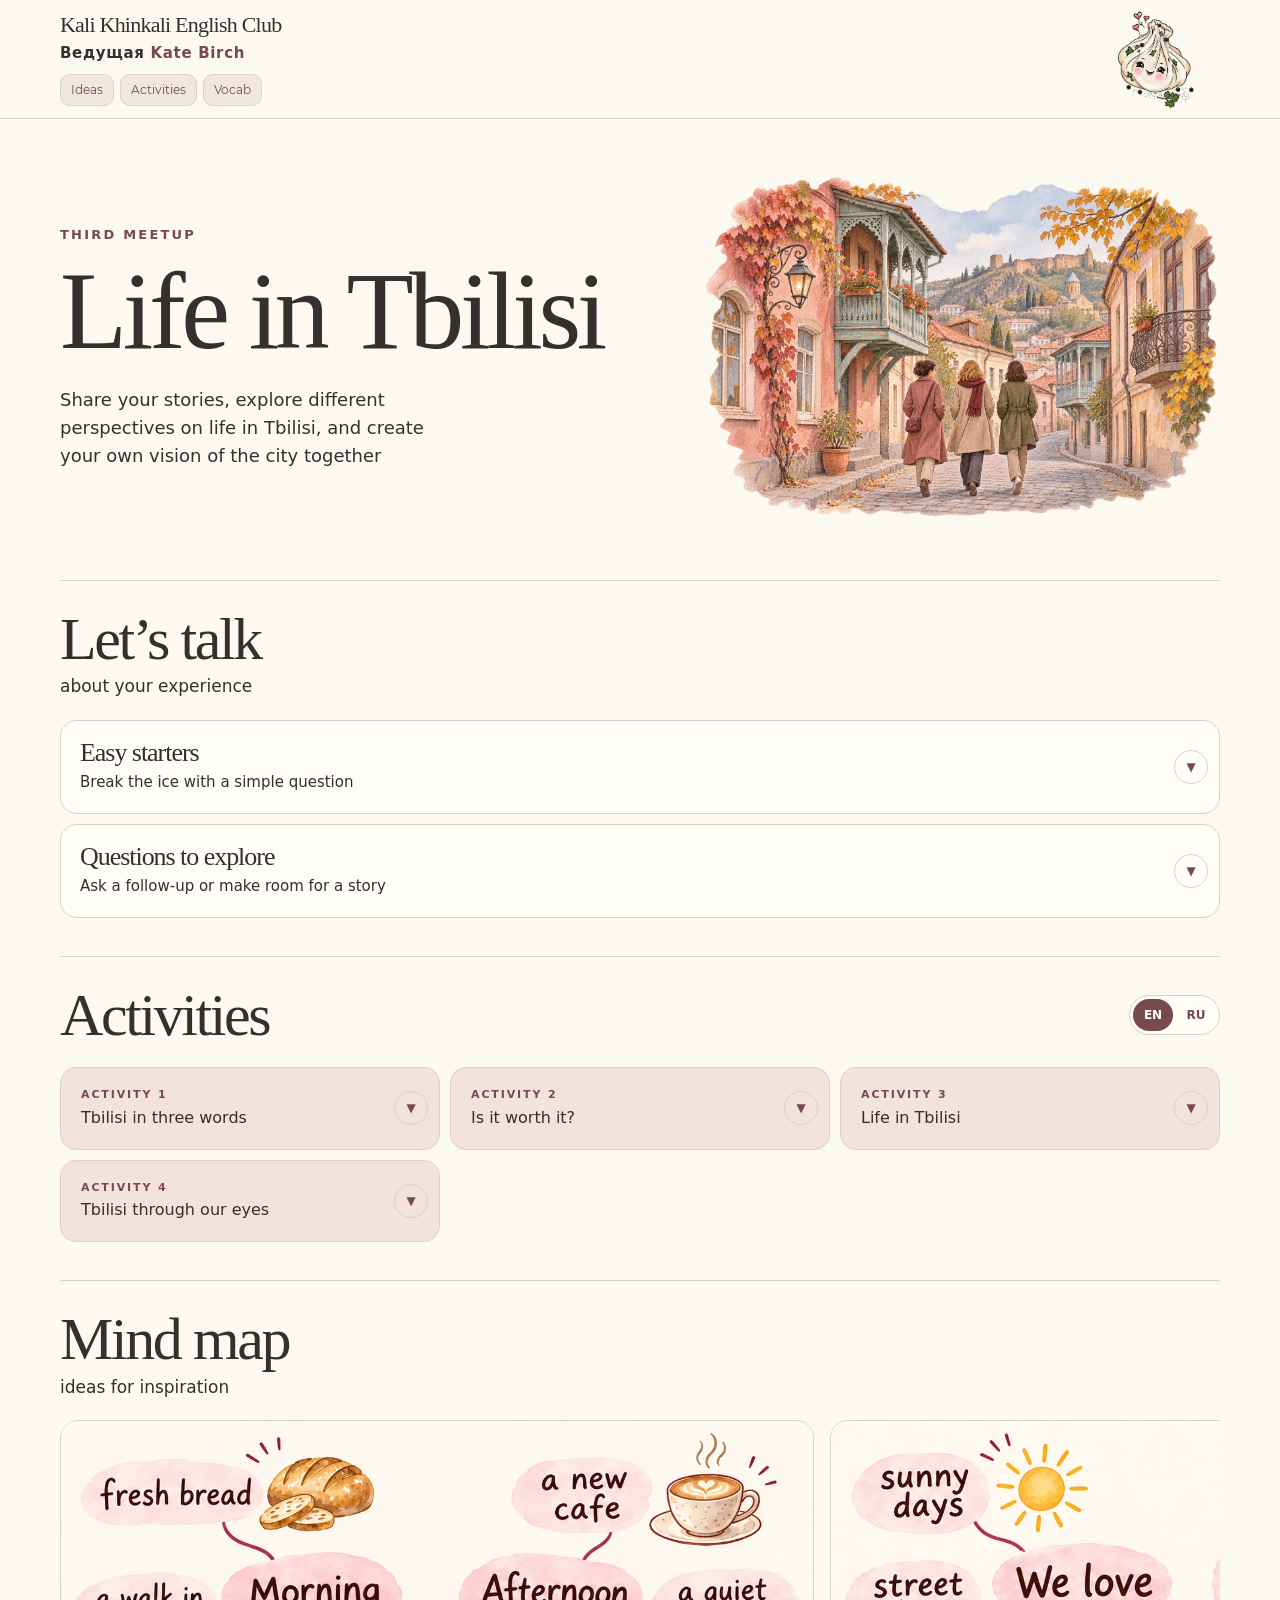
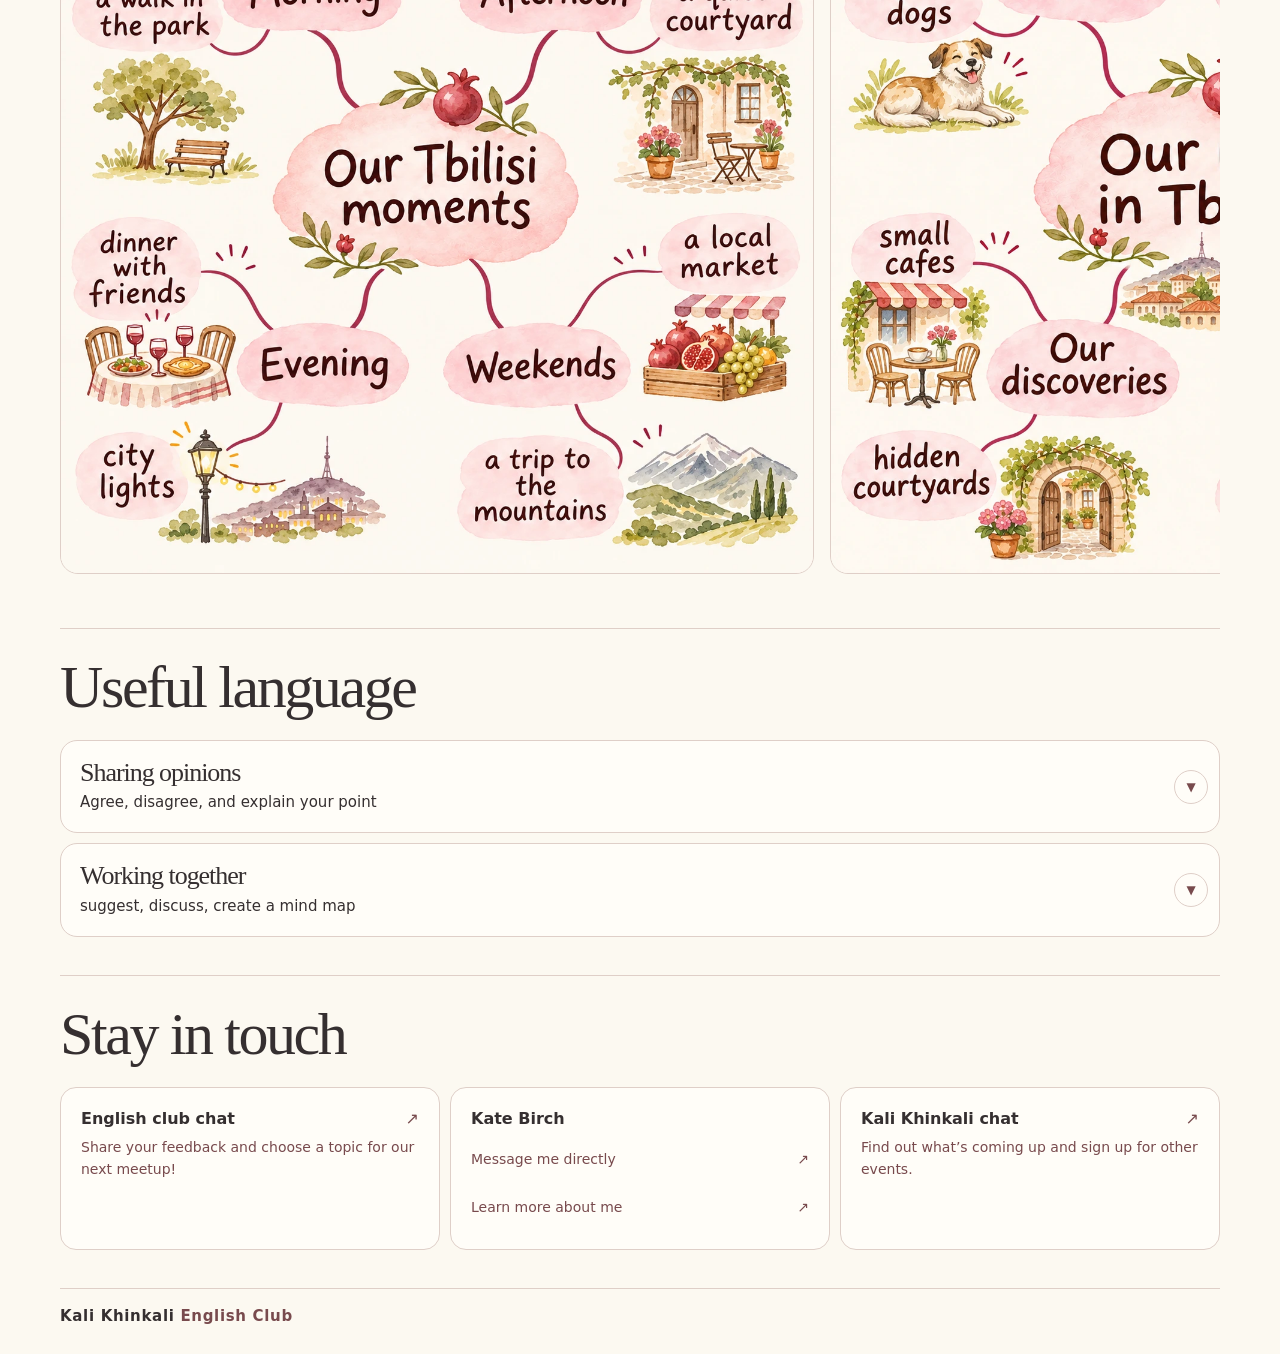
<file: tbilisi/index.html>
<!DOCTYPE html>
<html lang="en">
<head>
<meta charset="utf-8">
<meta name="viewport" content="width=device-width,initial-scale=1">
<title>Kali Khinkali English Club · Life in Tbilisi</title>
<meta name="theme-color" content="#fcf9f1">
<meta name="description" content="Conversation prompts for the second Kali Khinkali English Club meetup.">
<link rel="stylesheet" href="styles.css">
</head>
<body id="top">
<a class="skip-link" href="#main">Skip to main content</a>
<header><div class="shell"><div class="brand-block"><a class="brand" href="#top">Kali Khinkali English Club</a><p class="host" lang="ru">Ведущая <a href="#kate-contact" lang="en">Kate Birch</a></p></div><nav aria-label="Main navigation"><a href="#ideas">Ideas</a><a href="#activities">Activities</a><a href="#resources">Vocab</a></nav><img class="header-mascot" src="assets/khinkali-cutout.webp" width="640" height="640" alt="" aria-hidden="true"></div></header>
<main id="main" class="shell" tabindex="-1">
<section class="hero" aria-labelledby="title">
<div><p class="eyebrow">Third meetup</p><h1 id="title">Life in Tbilisi</h1><p>Share your stories, explore different perspectives on life in Tbilisi, and create your own vision of the city together</p></div>
<div class="hero-art" aria-hidden="true"><img src="assets/picture.webp" width="1672" height="941" alt="" fetchpriority="high"></div>
</section>

<section id="ideas" class="page-section" aria-labelledby="ideas-title">
<div class="section-head"><h2 id="ideas-title"><strong>Let’s talk</strong><span class="heading-subtitle">about your experience</span></h2></div>
<div class="idea-panels">
<article class="card easy-starters"><details>
<summary><h3 class="summary-heading"><span class="card-title">Easy starters</span><span class="card-intro">Break the ice with a simple question</span></h3></summary>
<div class="card-body"><div class="question-group"><ul><li><details class="question"><summary class="question-toggle"><span>How long have you been living in Tbilisi?</span><span class="translation-cue" aria-hidden="true">RU</span></summary><p class="question-translation" lang="ru">Как давно ты живёшь в Тбилиси?</p></details></li>
<li><details class="question"><summary class="question-toggle"><span>What do you like most about living here?</span><span class="translation-cue" aria-hidden="true">RU</span></summary><p class="question-translation" lang="ru">Что тебе больше всего нравится в жизни здесь?</p></details></li>
<li><details class="question"><summary class="question-toggle"><span>What are your favorite places in Tbilisi?</span><span class="translation-cue" aria-hidden="true">RU</span></summary><p class="question-translation" lang="ru">Какие у тебя любимые места в Тбилиси?</p></details></li>
<li><details class="question"><summary class="question-toggle"><span>What part of Tbilisi do you live in? How do you like it there?</span><span class="translation-cue" aria-hidden="true">RU</span></summary><p class="question-translation" lang="ru">В каком районе Тбилиси ты живёшь? Как тебе там?</p></details></li>
<li><details class="question"><summary class="question-toggle"><span>What do you usually do on weekends here?</span><span class="translation-cue" aria-hidden="true">RU</span></summary><p class="question-translation" lang="ru">Чем ты обычно занимаешься здесь по выходным?</p></details></li>
<li><details class="question"><summary class="question-toggle"><span>Do you speak any Georgian?</span><span class="translation-cue" aria-hidden="true">RU</span></summary><p class="question-translation" lang="ru">Ты немного говоришь по-грузински?</p></details></li>
<li><details class="question"><summary class="question-toggle"><span>Is there a place or an event in Tbilisi you’d like to go to?</span><span class="translation-cue" aria-hidden="true">RU</span></summary><p class="question-translation" lang="ru">Есть ли в Тбилиси место или мероприятие, куда ты хотела бы сходить?</p></details></li></ul></div></div>
</details></article>
<article class="card"><details>
<summary><h3 class="summary-heading"><span class="card-title">Questions to explore</span><span class="card-intro">Ask a follow-up or make room for a story</span></h3></summary>
<div class="card-body"><div class="question-group"><span class="prompt-label">For example</span><ul><li><details class="question"><summary class="question-toggle"><span>How long have you been living in Tbilisi?</span><span class="translation-cue" aria-hidden="true">RU</span></summary><p class="question-translation" lang="ru">Как давно ты живёшь в Тбилиси?</p></details></li></ul>
<span class="prompt-label">Follow-ups</span><ul class="follow-up-questions"><li><details class="question"><summary class="question-toggle"><span>Why did you choose Tbilisi?</span><span class="translation-cue" aria-hidden="true">RU</span></summary><p class="question-translation" lang="ru">Почему ты выбрала Тбилиси?</p></details></li>
<li><details class="question"><summary class="question-toggle"><span>Have you lived in any other cities or countries? How does Tbilisi compare?</span><span class="translation-cue" aria-hidden="true">RU</span></summary><p class="question-translation" lang="ru">Ты жила в других городах или странах? Какой Тбилиси по сравнению с ними?</p></details></li>
<li><details class="question"><summary class="question-toggle"><span>Would you like to stay here long term? Why or why not?</span><span class="translation-cue" aria-hidden="true">RU</span></summary><p class="question-translation" lang="ru">Ты хотела бы остаться здесь надолго? Почему да или почему нет?</p></details></li></ul>
<span class="prompt-label">Go a little deeper</span><ul class="follow-up-questions"><li><details class="question"><summary class="question-toggle"><span>How have your impressions of Tbilisi changed since you arrived?</span><span class="translation-cue" aria-hidden="true">RU</span></summary><p class="question-translation" lang="ru">Как изменились твои впечатления от Тбилиси с момента приезда?</p></details></li>
<li><details class="question"><summary class="question-toggle"><span>Have you picked up any new habits since you moved here?</span><span class="translation-cue" aria-hidden="true">RU</span></summary><p class="question-translation" lang="ru">Появились ли у тебя новые привычки после переезда сюда?</p></details></li>
<li><details class="question"><summary class="question-toggle"><span>Does Tbilisi feel like home to you? Why or why not?</span><span class="translation-cue" aria-hidden="true">RU</span></summary><p class="question-translation" lang="ru">Ты чувствуешь себя в Тбилиси как дома? Почему да или почему нет?</p></details></li></ul></div></div>
</details></article>
</div>
</section>
<section id="activities" class="page-section" aria-labelledby="activities-title">
<div class="section-head"><h2 id="activities-title">Activities</h2><div class="activities-language" role="group" aria-label="Activity language" hidden><button type="button" data-activities-language="en" aria-pressed="true" lang="en" aria-label="English">EN</button><button type="button" data-activities-language="ru" aria-pressed="false" lang="ru" aria-label="Русский">RU</button></div></div>
<ol class="section-cards activity-list">
<li class="section-card"><details class="activity-details"><summary class="activity-summary"><h3><span class="eyebrow"><span data-activity-ru="Активность 1">Activity 1</span></span><span class="activity-title"><span data-activity-ru="Тбилиси в трёх словах">Tbilisi in three words</span></span></h3></summary><div class="activity-content"><ol class="activity-steps"><li><span data-activity-ru="Запиши 3 слова, которые ассоциируются у тебя с Тбилиси">Write down 3 words you associate with Tbilisi</span></li><li><span data-activity-ru="Назови своё имя и поделись своими словами">Say your name and share your words</span></li><li><span data-activity-ru="Кратко объясни, почему ты их выбрала">Briefly explain why you chose them</span></li></ol></div></details></li>
<li class="section-card"><details class="activity-details"><summary class="activity-summary"><h3><span class="eyebrow"><span data-activity-ru="Активность 2">Activity 2</span></span><span class="activity-title"><span data-activity-ru="Стоит ли оно того?">Is it worth it?</span></span></h3></summary><div class="activity-content"><ol class="activity-steps"><li><span data-activity-ru="Разделитесь на группы по 3–4 человека">Get into groups of 3 or 4</span></li><li><span data-activity-ru="Возьмите карточку и прочитайте её вслух">Take a card and read it out loud</span></li><li><span data-activity-ru="Обсудите, стоит ли оно того, по вашему мнению">Discuss whether you think it’s worth it or not</span></li><li><span data-activity-ru="Когда будете готовы, переходите к следующей карточке">When you’re ready, move on to the next card</span></li></ol></div></details></li>
<li class="section-card"><details class="activity-details"><summary class="activity-summary"><h3><span class="eyebrow"><span data-activity-ru="Активность 3">Activity 3</span></span><span class="activity-title"><span data-activity-ru="Жизнь в Тбилиси">Life in Tbilisi</span></span></h3></summary><div class="activity-content"><ol class="activity-steps"><li><span data-activity-ru="Работайте в парах">Work in pairs</span></li><li><span data-activity-ru="Поделитесь своими мыслями о жизни в Тбилиси">Share what you think about living in Tbilisi</span></li><li><span data-activity-ru="Задавайте вопросы, уточняйте и делитесь историями">Ask questions, follow up, and share stories</span></li></ol><p><span data-activity-ru="Вы можете использовать ">You can use the </span><a href="#ideas"><span data-activity-ru="идеи для разговора">conversation ideas</span></a></p></div></details></li>
<li class="section-card"><details class="activity-details"><summary class="activity-summary"><h3><span class="eyebrow"><span data-activity-ru="Активность 4">Activity 4</span></span><span class="activity-title"><span data-activity-ru="Тбилиси нашими глазами">Tbilisi through our eyes</span></span></h3></summary><div class="activity-content"><ol class="activity-steps"><li><span data-activity-ru="Работайте в группах, чтобы создать свою карту мыслей">Work in groups to create your mind map</span></li><li><span data-activity-ru="Решите вместе, что в неё включить и как её организовать">Decide together what to include in it and how to organize it</span></li><li><span data-activity-ru="Используйте слова, рисунки и стикеры. Дайте волю фантазии!">Use words, drawings, and stickers. Get creative!</span></li><li><span data-activity-ru="Представьте свою карту мыслей остальным">Present your mind map to the others</span></li></ol><p><span data-activity-ru="Посмотрите на ">Look at the </span><a href="#mind-map"><span data-activity-ru="примеры ниже">examples below</span></a><span data-activity-ru=" для вдохновения"> for inspiration</span></p></div></details></li>
</ol>
</section>
<section id="mind-map" class="page-section" aria-labelledby="mind-map-title">
<div class="section-head"><h2 id="mind-map-title"><strong>Mind map</strong><span class="heading-subtitle">ideas for inspiration</span></h2></div>
<div class="mind-map-gallery" role="region" aria-label="Mind map inspiration" tabindex="0">
<div class="mind-map-slide"><button type="button" class="mind-map-open" aria-label="Open and zoom mind map 1"><img src="assets/mindmap%201.webp" alt="Mind map example 1" loading="lazy"></button></div>
<div class="mind-map-slide"><button type="button" class="mind-map-open" aria-label="Open and zoom mind map 2"><img src="assets/mindmap%202.webp" alt="Mind map example 2" loading="lazy"></button></div>
<div class="mind-map-slide"><button type="button" class="mind-map-open" aria-label="Open and zoom mind map 3"><img src="assets/mindmap%203.webp" alt="Mind map example 3" loading="lazy"></button></div>
</div>
</section>
<section id="resources" class="page-section" aria-labelledby="resources-title">
<div class="section-head"><h2 id="resources-title">Useful language</h2></div>
<div class="toolkit-panels">
<details class="card activity-details"><summary><h3 class="summary-heading"><span class="card-title">Sharing opinions</span><span class="card-intro">Agree, disagree, and explain your point</span></h3></summary><div class="activity-content"><ul class="opinion-phrases"><li><details class="question"><summary class="question-toggle"><span lang="en">For me, it’s worth it because…</span><span class="translation-cue" aria-hidden="true">RU</span></summary><p class="question-translation" lang="ru">Для меня это того стоит, потому что…</p></details></li>
<li><details class="question"><summary class="question-toggle"><span lang="en">I don’t think it’s worth it because…</span><span class="translation-cue" aria-hidden="true">RU</span></summary><p class="question-translation" lang="ru">Я не думаю, что это того стоит, потому что…</p></details></li>
<li><details class="question"><summary class="question-toggle"><span lang="en">It depends. / It depends on…</span><span class="translation-cue" aria-hidden="true">RU</span></summary><p class="question-translation" lang="ru">Зависит от обстоятельств. / Это зависит от…</p></details></li></ul>
<span class="prompt-label">Agree</span><ul class="opinion-phrases"><li><details class="question"><summary class="question-toggle"><span lang="en">I feel the same way.</span><span class="translation-cue" aria-hidden="true">RU</span></summary><p class="question-translation" lang="ru">Я чувствую то же самое.</p></details></li>
<li><details class="question"><summary class="question-toggle"><span lang="en">Exactly!</span><span class="translation-cue" aria-hidden="true">RU</span></summary><p class="question-translation" lang="ru">Именно!</p></details></li>
<li><details class="question"><summary class="question-toggle"><span lang="en">That’s a good point.</span><span class="translation-cue" aria-hidden="true">RU</span></summary><p class="question-translation" lang="ru">Это хорошее замечание.</p></details></li></ul>
<span class="prompt-label">Disagree</span><ul class="opinion-phrases"><li><details class="question"><summary class="question-toggle"><span lang="en">I see your point, but…</span><span class="translation-cue" aria-hidden="true">RU</span></summary><p class="question-translation" lang="ru">Я понимаю твою точку зрения, но…</p></details></li>
<li><details class="question"><summary class="question-toggle"><span lang="en">I don't think so.</span><span class="translation-cue" aria-hidden="true">RU</span></summary><p class="question-translation" lang="ru">Я так не думаю.</p></details></li>
<li><details class="question"><summary class="question-toggle"><span lang="en">For me, it's different.</span><span class="translation-cue" aria-hidden="true">RU</span></summary><p class="question-translation" lang="ru">Для меня всё иначе.</p></details></li></ul></div></details>
<details class="card activity-details"><summary><h3 class="summary-heading"><span class="card-title">Working together</span><span class="card-intro">suggest, discuss, create a mind map</span></h3></summary><div class="activity-content"><span class="prompt-label">Making suggestions</span><ul class="opinion-phrases"><li><details class="question"><summary class="question-toggle"><span lang="en">Let’s include…</span><span class="translation-cue" aria-hidden="true">RU</span></summary><p class="question-translation" lang="ru">Давайте включим…</p></details></li>
<li><details class="question"><summary class="question-toggle"><span lang="en">We could…</span><span class="translation-cue" aria-hidden="true">RU</span></summary><p class="question-translation" lang="ru">Мы могли бы…</p></details></li>
<li><details class="question"><summary class="question-toggle"><span lang="en">How about…?</span><span class="translation-cue" aria-hidden="true">RU</span></summary><p class="question-translation" lang="ru">Как насчёт…?</p></details></li></ul>
<span class="prompt-label">Asking others</span><ul class="opinion-phrases"><li><details class="question"><summary class="question-toggle"><span lang="en">What do you think?</span><span class="translation-cue" aria-hidden="true">RU</span></summary><p class="question-translation" lang="ru">Что вы думаете?</p></details></li>
<li><details class="question"><summary class="question-toggle"><span lang="en">Any other ideas?</span><span class="translation-cue" aria-hidden="true">RU</span></summary><p class="question-translation" lang="ru">Есть ещё идеи?</p></details></li></ul>
<span class="prompt-label">Creating together</span><ul class="opinion-phrases"><li><details class="question"><summary class="question-toggle"><span lang="en">Who can…?</span><span class="translation-cue" aria-hidden="true">RU</span></summary><p class="question-translation" lang="ru">Кто может…?</p></details></li>
<li><details class="question"><summary class="question-toggle"><span lang="en">We need…</span><span class="translation-cue" aria-hidden="true">RU</span></summary><p class="question-translation" lang="ru">Нам нужно…</p></details></li>
<li><details class="question"><summary class="question-toggle"><span lang="en">Let’s draw / write / stick…</span><span class="translation-cue" aria-hidden="true">RU</span></summary><p class="question-translation" lang="ru">Давайте нарисуем / напишем / приклеим…</p></details></li></ul></div></details>
</div>
</section>
<section id="contacts" class="page-section" aria-labelledby="contacts-title">
<div class="section-head"><h2 id="contacts-title">Stay in touch</h2></div>
<ul class="section-cards contact-list">
<li class="section-card contact-link-card"><a class="contact-link" href="https://t.me/+-bTVU9YNITA4Zjli"><h3>English club chat</h3><span class="contact-arrow" aria-hidden="true">↗</span><p>Share your feedback and choose a topic for our next meetup!</p></a></li>
<li class="section-card" id="kate-contact"><h3>Kate Birch</h3><div class="contact-actions"><a href="https://t.me/katebirch"><span class="contact-action-label">Message me directly</span> <span aria-hidden="true">↗</span></a><a href="https://t.me/kate_birch"><span class="contact-action-label">Learn more about me</span> <span aria-hidden="true">↗</span></a></div></li>
<li class="section-card contact-link-card"><a class="contact-link" href="https://t.me/c/4412423089/3"><h3>Kali Khinkali chat</h3><span class="contact-arrow" aria-hidden="true">↗</span><p>Find out what’s coming up and sign up for other events.</p></a></li>
</ul>
</section>
<footer><span class="footer-name">Kali Khinkali</span> English Club</footer>
</main>
<dialog class="image-viewer" aria-label="Mind map image viewer">
<div class="image-viewer-controls"><button type="button" data-zoom="out" aria-label="Zoom out">−</button><output class="image-viewer-scale" aria-live="polite">100%</output><button type="button" data-zoom="in" aria-label="Zoom in">+</button><button type="button" data-zoom="reset">Fit</button><button type="button" class="image-viewer-close" aria-label="Close image viewer">Close ×</button></div>
<div class="image-viewer-viewport" tabindex="0" aria-label="Image; scroll to explore when zoomed"><img alt=""></div>
</dialog>
<script src="script.js"></script>
</body>
</html>
</file>
<file: hobbies/styles.css>
@font-face{font-family:"Arimo";src:url("assets/fonts/Arimo-Variable.ttf") format("truetype");font-weight:400 700;font-style:normal;font-display:swap}
@font-face{font-family:"Club Montserrat";src:url("assets/fonts/Montserrat-Regular.ttf") format("truetype");font-weight:400;font-style:normal;font-display:swap}
@font-face{font-family:"Club Montserrat";src:url("assets/fonts/Montserrat-Bold.ttf") format("truetype");font-weight:700;font-style:normal;font-display:swap}
:root{--ivory:#fcf9f1;--ink:#352f30;--muted:#352f30;--rose:#eadbd5;--accent:#784a4d;--line:#dfcfc8;--white:#fffdf8}
*{box-sizing:border-box}
html{scroll-behavior:smooth;scroll-padding-top:var(--header-height,140px)}
body{margin:0;background:var(--ivory);color:var(--ink);font:16px/1.55 system-ui,sans-serif}
a{color:inherit}
.inline-link{color:var(--accent);text-underline-offset:3px}
:focus-visible{outline:3px solid var(--accent);outline-offset:3px}
.shell{width:min(1160px,calc(100% - 32px));margin-inline:auto}
header{position:sticky;top:0;z-index:5;background:var(--ivory);border-bottom:1px solid var(--line)}
header .shell{display:flex;flex-direction:column;align-items:flex-start;justify-content:center;gap:4px;padding-block:12px}
.brand-block{min-width:0}
header .shell{position:relative;isolation:isolate}
.header-mascot{position:absolute;right:4px;top:0;width:auto;height:100%;object-fit:contain;pointer-events:none;z-index:-1}
.brand{display:inline-block;font:400 clamp(18px,4.6vw,22px)/1.2 Georgia,serif;text-decoration:none;letter-spacing:-.035em}
.host{margin:2px 0 0;color:var(--muted);font:600 15px/1.5 system-ui,sans-serif;letter-spacing:.045em}
.host a{color:var(--accent);text-decoration:none}
.host a:hover{text-decoration:underline;text-underline-offset:3px}
#kate-contact{scroll-margin-top:calc(var(--header-height,140px) + 16px)}

nav{display:flex;margin-top:6px;align-self:flex-start;justify-content:flex-start;gap:6px;font:400 12px/1.5 "Club Montserrat",sans-serif;color:var(--accent)}
nav a{display:inline-flex;align-items:center;justify-content:center;min-height:32px;padding:5px 10px;border:1px solid var(--line);border-radius:10px;background:#f1e7e2;text-decoration:none;white-space:nowrap}
nav a:hover{background:#f1e7e2;border-color:var(--accent)}
.hero{--hero-spacing:12px;display:grid;row-gap:var(--hero-spacing);column-gap:22px;align-items:center;padding:29px 0 28px}
.eyebrow{margin:0 0 8px;color:var(--accent);text-transform:uppercase;font-size:11px;font-weight:750;letter-spacing:.17em}
.hero .eyebrow{font-size:13px}
h1,h2,.card-title{font-family:Georgia,serif;font-weight:400;line-height:1.06;letter-spacing:-.04em;margin:0}
h1{font-size:clamp(30px,9vw,49px)}
h2{font-size:clamp(32px,7.7vw,43px);font-weight:400}
#ideas-title strong{font-weight:400}
.heading-subtitle{display:block;margin-top:3px;font:400 17px/1.5 system-ui,sans-serif;letter-spacing:normal;color:var(--muted)}
.hero p:not(.eyebrow){max-width:410px;color:var(--muted);margin:var(--hero-spacing) 0 0}
.cta{display:inline-flex;gap:14px;align-items:center;min-height:44px;padding:9px 17px;background:var(--accent);color:white;border-radius:100px;text-decoration:none;font-size:14px;font-weight:650}
.art{height:136px;border:1px solid #dec9c0;border-radius:19px;position:relative;overflow:hidden;background:radial-gradient(ellipse at 74% 22%,#f8eee8 0%,transparent 58%),#ead7cd;isolation:isolate}
.hero-art{position:relative;min-width:0;overflow:hidden;border-radius:19px}
.hero-art img{display:block;width:100%;height:auto}
.orbit{position:absolute;inset:17% 8%;border:1px solid #b18c7d;border-radius:50%;transform:rotate(-14deg);opacity:.4}
.orbit.second{transform:rotate(14deg);inset:12% 10%;opacity:.23}
.bubble{position:absolute;font:italic clamp(20px,5.2vw,27px) Georgia,serif;padding:.46em .68em;background:var(--white);border-radius:15px;box-shadow:0 8px 18px #68423515;white-space:nowrap}
.bubble::after{content:"";position:absolute;bottom:-5px;width:13px;height:15px;background:inherit;transform:skewY(-32deg);border-radius:0 0 3px 3px}
.bubble.one{top:17%;left:15%;transform:rotate(-7deg)}
.bubble.one::after{left:19%}
.bubble.two{right:12%;bottom:19%;transform:rotate(7deg);background:#986c5c;color:#fff9f5}
.bubble.two::after{right:20%}
.spark{position:absolute;color:#a47b6b;font:19px Georgia,serif;right:17%;top:14%}
.spark.low{left:17%;top:auto;bottom:12%;font-size:14px}
section{scroll-margin-top:16px}
.section-head{border-top:1px solid var(--line);padding:22px 0 16px}
.section-head p{margin:6px 0 0;color:var(--muted);font-size:15px}
.grid{display:grid;grid-template-columns:minmax(0,1fr);gap:10px;align-items:start}
.card{background:var(--white);border:1px solid var(--line);border-radius:17px}
.card:nth-child(even){background:#f1e7e2}
#ideas .card,#resources .card{background:#fffdf8}
summary{cursor:pointer;list-style:none;position:relative;padding:15px 52px 15px 16px;min-height:72px;touch-action:manipulation;border-radius:16px}
summary::-webkit-details-marker{display:none}
summary::after{content:'▼';position:absolute;right:11px;top:50%;translate:0 -50%;width:32px;height:32px;border:1px solid var(--line);border-radius:50%;display:grid;place-items:center;color:var(--accent);font-size:12px;line-height:1}
details[open]>summary::after{content:'▲'}
.card-title{display:block;font-size:25px}
.card-intro{display:block;color:var(--muted);margin-top:5px;font-size:15px}
.card-body{margin:0 16px;padding:0 0 16px;border-top:1px solid var(--line)}
.card-body ul{padding-left:18px;margin:8px 0 0}
.card-body>ul:first-child{margin-top:13px}
li+li{margin-top:9px}
.prompt-label{display:block;color:var(--accent);font-size:13px;margin-top:13px;font-weight:700}
.activity{display:grid;gap:12px;background:var(--rose);border-radius:18px;padding:21px;margin:28px 0}
.activity p{margin:0;align-self:center}
.activity .eyebrow{margin-bottom:8px}
footer{padding:16px 0 26px;border-top:1px solid var(--line);color:var(--accent);font:600 15px/1.5 system-ui,sans-serif;letter-spacing:.045em}
.footer-name{color:var(--ink)}
@media(min-width:640px){
.shell{width:min(1160px,calc(100% - 56px))}
header .shell{min-height:86px}nav{gap:6px;font-size:12px}
.hero{grid-template-columns:1fr .88fr;column-gap:30px;padding:43px 0}
h1{font-size:clamp(65px,9vw,110px)}
h2{font-size:clamp(40px,5vw,60px)}
.art{height:240px;border-radius:25px}
.bubble{font-size:clamp(24px,3.2vw,38px);padding:.57em .72em}
.bubble.one{top:24%}.bubble.two{bottom:24%}
.section-head{display:flex;align-items:end;justify-content:space-between;gap:18px;padding:27px 0 20px}
.grid{grid-template-columns:repeat(2,minmax(0,1fr));gap:14px}
summary{padding:18px 54px 18px 19px}
.card-title{font-size:30px}.card-body{margin-inline:19px}
.activity{grid-template-columns:1fr 1fr;gap:24px;padding:28px;margin:34px 0}
}
@media(min-width:980px){
.shell{width:min(1160px,calc(100% - 88px))}
.hero{--hero-spacing:16px;padding:56px 0 60px;column-gap:56px}
.hero p:not(.eyebrow){font-size:18px}
.art{height:320px}
.grid{grid-template-columns:repeat(3,minmax(0,1fr));gap:16px}
}
@media(prefers-reduced-motion:reduce){html{scroll-behavior:auto}}

.page-section{margin-bottom:28px}
.idea-panels,.section-cards{display:grid;gap:10px}
.idea-panels .card-title{font-size:clamp(21px,5.2vw,26px)}
.toolkit-panels .card-title{font-size:clamp(21px,5.2vw,26px)}
.question-group{min-width:0;padding-top:14px}
.question-group+.question-group{margin-top:14px;border-top:1px solid var(--line)}
.question-group h4{margin:0;font-family:system-ui,sans-serif;font-size:15px;font-weight:700;font-style:italic;color:var(--ink)}
.topic-details{align-self:start;padding-top:0}
.topic-details>.topic-toggle{min-height:48px;padding:12px 44px 12px 0;border-radius:8px}
.topic-toggle::after{right:0;width:26px;height:26px;font-size:10px}
.topic-content{padding-bottom:8px}
.topic-content>ul{margin-top:0}
.deeper-details{margin-top:12px;border-top:1px solid var(--line)}
.deeper-details>.deeper-toggle{min-height:44px;padding:10px 40px 10px 0;border-radius:8px;color:var(--accent);font-size:13px;font-weight:700}
.deeper-toggle::after{right:0;width:24px;height:24px;font-size:10px}
.section-cards{list-style:none;padding:0;margin:0}
.section-cards li+li{margin-top:0}
.section-card,.resource-panel{background:var(--white);border:1px solid var(--line);border-radius:16px;padding:15px 16px}
.section-card .eyebrow{display:block;margin:0}
.section-card h3{font-size:16px;line-height:1.35;margin:0}
.section-card .eyebrow+h3{margin-top:4px}
.activity-list .section-card{background:#f3e3dd}
.resource-panel{background:#f1e7e2}
.activity-steps{margin:12px 0 0;padding-left:0;list-style:none;counter-reset:activity-step;font-size:15px;line-height:1.55}
.activity-steps>li{position:relative;counter-increment:activity-step;padding-left:34px;min-height:25px}
.activity-steps>li::before{content:counter(activity-step);position:absolute;left:0;top:0;width:25px;height:25px;display:grid;place-items:center;border:1px solid var(--line);border-radius:50%;background:var(--ivory);color:var(--accent);font:600 12px/1 system-ui,sans-serif}
.activity-steps li+li{margin-top:10px}
.activity-examples{display:block;margin-top:3px;color:var(--muted)}
.role-label{margin:0 0 10px;font-size:15px;font-weight:600}
.activities-language:not([hidden]){display:inline-flex;align-self:flex-start;gap:3px;margin-top:12px;padding:3px;border:1px solid var(--line);border-radius:100px;background:var(--white)}
.activities-language button{min-height:32px;min-width:40px;padding:5px 9px;border:0;border-radius:100px;background:transparent;color:var(--accent);font:600 12px/1.5 system-ui,sans-serif;cursor:pointer;touch-action:manipulation}
.activities-language button[aria-pressed="true"]{background:var(--accent);color:var(--white)}
.activities-language button:hover{box-shadow:inset 0 0 0 1px var(--accent)}
@media(min-width:640px){.activities-language:not([hidden]){align-self:center;margin-top:0}}
.role-options{display:grid;gap:8px}
.role-option{border:1px solid var(--line);border-radius:12px;background:var(--white)}
.role-toggle{min-height:44px;padding:10px 48px 10px 12px;border-radius:11px;font-size:14px;font-weight:600;color:var(--accent)}
.role-toggle::after{right:10px;width:24px;height:24px;font-size:10px}
.role-content{margin:0 12px;padding:10px 0 12px;border-top:1px solid var(--line);font-size:15px;line-height:1.55}
.role-content p{margin:14px 0 10px}
.role-rules{margin:0;padding-left:18px;list-style:disc}
.role-rules>li+li{margin-top:6px}
.activity-timer:not([hidden]){display:flex;flex-wrap:wrap;align-items:center;justify-content:space-between;gap:12px 20px;margin-bottom:14px;padding:16px;border:1px solid var(--line);border-radius:16px;background:var(--white)}
.activity-content>.activity-timer:not([hidden]){margin:16px 0 0}
.timer-face{display:flex;flex-direction:column;gap:2px}
.timer-face .eyebrow{margin:0;font-size:10px}
.timer-display{font:400 36px/1.1 Georgia,serif;font-variant-numeric:tabular-nums;color:var(--accent)}
.timer-controls{display:flex;gap:8px}
.timer-controls button{min-height:44px;min-width:70px;padding:8px 14px;border:1px solid var(--line);border-radius:100px;background:transparent;color:var(--accent);font:600 14px/1.5 system-ui,sans-serif;cursor:pointer;touch-action:manipulation}
.timer-controls .timer-toggle{background:var(--accent);border-color:var(--accent);color:var(--white)}
.timer-controls button:hover{box-shadow:inset 0 0 0 1px var(--accent)}
.timer-status{flex-basis:100%;color:var(--accent);font-size:14px}
.timer-status:empty{display:none}
.activity-timer[data-finished="true"]{background:var(--rose);border-color:var(--accent)}
.activity-list{align-items:start}
.activity-list .section-card{padding:0}
.activity-summary{padding:15px 52px 15px 16px}
.activity-summary::after{content:'▼';font-size:12px}
.activity-details[open]>.activity-summary::after{content:'▲'}
.activity-title{display:block;margin-top:4px;font-weight:400}
.activity-content{margin:0 16px;padding:12px 0 16px;border-top:1px solid var(--line)}
.activity-content .activity-steps,.activity-content .placeholder{margin-top:0}
@media(min-width:640px){.activity-details>.activity-summary{padding:20px 54px 20px 20px}.activity-content{margin-inline:20px;padding-bottom:20px}}
.resource-panel p{margin:0;color:var(--muted)}
.toolkit-panels{display:grid;gap:10px;align-items:start}
.toolkit-panels h3{margin:0;font-size:16px;font-weight:400;line-height:1.35}
.toolkit-content{font-size:15px;line-height:1.6}
.toolkit-content p{margin:0}
.starter-ideas{list-style:none;margin:0;padding:0}
.starter-ideas li+li{margin-top:18px}
.starter-ideas strong,.starter-ideas em{display:block}
.starter-ideas em{margin-top:3px;color:var(--muted)}
.toolkit-content p:last-child{margin-top:16px}
.conversation-tips{list-style:none;padding:0;margin:16px 0}
.conversation-tips li{position:relative;padding-left:20px}
.conversation-tips li::before{content:'–';position:absolute;left:0;color:var(--accent)}
.contact-list .contact-link-card{padding:0}
.contact-link{display:grid;grid-template-columns:minmax(0,1fr) auto;grid-template-rows:auto 1fr;align-items:start;gap:8px 12px;padding:15px 16px;min-height:56px;height:100%;border-radius:15px;text-decoration:none;color:var(--accent)}
.contact-list{color:var(--accent)}
.contact-list h3{color:var(--ink)}
.contact-arrow{color:var(--accent);line-height:1.35}
.contact-link p{grid-column:1 / -1;margin:0;font-size:14px;line-height:1.55;color:var(--accent)}
.contact-link:hover h3{text-decoration:underline;text-underline-offset:3px}
.contact-actions{display:grid;gap:4px;margin-top:8px}
.contact-actions a{display:flex;align-items:center;justify-content:space-between;gap:12px;min-height:44px;color:var(--accent);font-size:14px;text-decoration:none}
.contact-actions a:hover .contact-action-label{text-decoration:underline;text-underline-offset:3px}
@media(min-width:640px){.contact-link{padding:20px}}
@media(min-width:640px){
.page-section{margin-bottom:38px}
.question-groups{display:grid;grid-template-columns:repeat(2,minmax(0,1fr));gap:14px 28px}
.question-group+.question-group{margin-top:0;border-top:0}
.section-cards{grid-template-columns:repeat(3,minmax(0,1fr))}
.section-card,.resource-panel{padding:20px}
}
/* Mobile defaults; wider layouts are progressive enhancements. */
body{overflow-wrap:break-word}
.skip-link{position:fixed;top:8px;left:8px;z-index:10;padding:12px 16px;background:var(--ink);color:var(--white);border-radius:8px;transform:translateY(-160%)}
.skip-link:focus{transform:translateY(0)}
.summary-heading{margin:0;font-size:inherit;font-weight:inherit;line-height:inherit}
.card-intro{font-family:system-ui,sans-serif;font-weight:400;letter-spacing:normal;line-height:1.55}
.placeholder{margin:8px 0 0;font-size:14px;color:var(--muted)}
.idea-panels .card{min-width:0}
summary:hover{background:#784a4d08}
summary:focus-visible{outline-offset:-4px}
@media(max-width:359px){header .shell{flex-wrap:wrap}nav{gap:6px}.bubble.one{left:8%}.bubble.two{right:7%}}
@media(forced-colors:active){.cta{border:1px solid ButtonText}summary::after{border-color:ButtonText}}
/* Each question is a native disclosure: tap, Enter or Space to translate. */
.hobby-list{list-style:disc;margin:0;padding:0 0 0 20px}
.hobby-list>li{padding-left:4px}
.hobby-list>li::marker{color:var(--accent);font-size:.8em}
.hobby-list>li+li{margin-top:4px}
.hobby-phrases{list-style:disc;margin:8px 0 16px;padding-left:20px}
.hobby-phrases>li{padding-left:4px;font-weight:600}
.hobby-phrases>li::marker{color:var(--accent);font-size:.8em}
.hobby-phrases>li+li{margin-top:8px}
.hobby-phrases .question-translation{font-weight:400}
.card-body>.explore-questions{list-style:disc;padding-left:20px;margin-top:13px}
.explore-questions>li{padding-left:4px}
.explore-questions>li::marker{color:var(--accent);font-size:.8em}
.explore-questions>li+li{margin-top:4px}
.question-group ul{list-style:none;padding-left:0}
.question-group li+li{margin-top:4px}
.question-toggle{display:flex;align-items:baseline;gap:12px;justify-content:space-between;min-height:44px;padding:9px 10px;margin-inline:-10px;border-radius:9px;font:inherit;letter-spacing:normal}
.question>.question-toggle::after{content:none}
.question-toggle>span:first-child{min-width:0}
.follow-up-questions .question-toggle>span:first-child{position:relative;padding-left:23px}
.follow-up-questions .question-toggle>span:first-child::before{content:'↳';position:absolute;left:0;top:-1px;color:var(--accent);font:400 21px/1.2 Georgia,serif}
.translation-cue{flex:none;font-size:10px;line-height:1.6;letter-spacing:.06em;font-weight:650;color:var(--accent);border:1px solid var(--line);border-radius:5px;padding:1px 5px;align-self:flex-start;margin-top:3px}
.question[open]>.question-toggle{color:var(--accent)}
.question[open] .translation-cue{background:var(--accent);border-color:var(--accent);color:var(--white)}
.question-translation{margin:0 0 10px;padding:8px 12px;border-left:2px solid var(--accent);border-radius:0 8px 8px 0;background:#784a4d08;color:var(--muted);font-size:15px;line-height:1.6}
@media(forced-colors:active){.question-translation{border-color:CanvasText}.translation-cue{border-color:ButtonText}}
</file>
<file: smalltalk/styles.css>
@font-face{font-family:"Arimo";src:url("assets/fonts/Arimo-Variable.ttf") format("truetype");font-weight:400 700;font-style:normal;font-display:swap}
@font-face{font-family:"Club Montserrat";src:url("assets/fonts/Montserrat-Regular.ttf") format("truetype");font-weight:400;font-style:normal;font-display:swap}
@font-face{font-family:"Club Montserrat";src:url("assets/fonts/Montserrat-Bold.ttf") format("truetype");font-weight:700;font-style:normal;font-display:swap}
:root{--ivory:#fcf9f1;--ink:#35282a;--muted:#35282a;--rose:#f5dce1;--accent:#853f54;--line:#e8d5d6;--white:#fffdf8}
*{box-sizing:border-box}
html{scroll-behavior:smooth;scroll-padding-top:var(--header-height,140px)}
body{margin:0;background:var(--ivory);color:var(--ink);font:16px/1.55 system-ui,sans-serif}
a{color:inherit}
.inline-link{color:var(--accent);text-underline-offset:3px}
:focus-visible{outline:3px solid var(--accent);outline-offset:3px}
.shell{width:min(1160px,calc(100% - 32px));margin-inline:auto}
header{position:sticky;top:0;z-index:5;background:var(--ivory);border-bottom:1px solid var(--line)}
header .shell{display:flex;flex-direction:column;align-items:flex-start;justify-content:center;gap:4px;padding-block:12px}
.brand-block{min-width:0}
header .shell{position:relative;isolation:isolate}
.header-mascot{position:absolute;right:-12px;top:0;width:auto;height:100%;object-fit:contain;pointer-events:none;z-index:-1}
.brand{display:inline-block;font:400 clamp(18px,4.6vw,22px)/1.2 Georgia,serif;text-decoration:none;letter-spacing:-.035em}
.host{margin:2px 0 0;color:var(--muted);font:600 15px/1.5 system-ui,sans-serif;letter-spacing:.045em}
.host span{color:var(--accent)}

nav{display:flex;margin-top:6px;align-self:flex-start;justify-content:flex-start;gap:6px;font:400 12px/1.5 "Club Montserrat",sans-serif;color:var(--accent)}
nav a{display:inline-flex;align-items:center;justify-content:center;min-height:32px;padding:5px 10px;border:1px solid var(--line);border-radius:10px;background:#f9e9ec;text-decoration:none;white-space:nowrap}
nav a:hover{background:#f9e9ec;border-color:var(--accent)}
.hero{--hero-spacing:12px;display:grid;row-gap:var(--hero-spacing);column-gap:22px;align-items:center;padding:29px 0 28px}
.eyebrow{margin:0 0 8px;color:var(--accent);text-transform:uppercase;font-size:11px;font-weight:750;letter-spacing:.17em}
.hero .eyebrow{font-size:13px}
h1,h2,.card-title{font-family:Georgia,serif;font-weight:400;line-height:1.06;letter-spacing:-.04em;margin:0}
h1{font-size:clamp(49px,11vw,70px)}
h2{font-size:clamp(32px,7.7vw,43px);font-weight:400}
#ideas-title strong{font-weight:400}
.heading-subtitle{display:block;margin-top:3px;font:400 17px/1.5 system-ui,sans-serif;letter-spacing:normal;color:var(--muted)}
.hero p:not(.eyebrow){max-width:410px;color:var(--muted);margin:var(--hero-spacing) 0 0}
.cta{display:inline-flex;gap:14px;align-items:center;min-height:44px;padding:9px 17px;background:var(--accent);color:white;border-radius:100px;text-decoration:none;font-size:14px;font-weight:650}
.art{height:136px;border:1px solid #edcdd6;border-radius:19px;position:relative;overflow:hidden;background:radial-gradient(ellipse at 74% 22%,#fcebf0 0%,transparent 58%),#f4d6de;isolation:isolate}
.hero-art{position:relative;min-width:0;overflow:hidden;border-radius:19px}
.hero-art img{display:block;width:100%;height:auto}
.orbit{position:absolute;inset:17% 8%;border:1px solid #bc7a8b;border-radius:50%;transform:rotate(-14deg);opacity:.4}
.orbit.second{transform:rotate(14deg);inset:12% 10%;opacity:.23}
.bubble{position:absolute;font:italic clamp(20px,5.2vw,27px) Georgia,serif;padding:.46em .68em;background:var(--white);border-radius:15px;box-shadow:0 8px 18px #713a4a15;white-space:nowrap}
.bubble::after{content:"";position:absolute;bottom:-5px;width:13px;height:15px;background:inherit;transform:skewY(-32deg);border-radius:0 0 3px 3px}
.bubble.one{top:17%;left:15%;transform:rotate(-7deg)}
.bubble.one::after{left:19%}
.bubble.two{right:12%;bottom:19%;transform:rotate(7deg);background:#9b5268;color:#fff9f5}
.bubble.two::after{right:20%}
.spark{position:absolute;color:#a55a6e;font:19px Georgia,serif;right:17%;top:14%}
.spark.low{left:17%;top:auto;bottom:12%;font-size:14px}
section{scroll-margin-top:16px}
.section-head{border-top:1px solid var(--line);padding:22px 0 16px}
.section-head p{margin:6px 0 0;color:var(--muted);font-size:15px}
.grid{display:grid;grid-template-columns:minmax(0,1fr);gap:10px;align-items:start}
.card{background:var(--white);border:1px solid var(--line);border-radius:17px}
.card:nth-child(even){background:#f9e9ec}
summary{cursor:pointer;list-style:none;position:relative;padding:15px 52px 15px 16px;min-height:72px;touch-action:manipulation;border-radius:16px}
summary::-webkit-details-marker{display:none}
summary::after{content:'▼';position:absolute;right:11px;top:50%;translate:0 -50%;width:32px;height:32px;border:1px solid var(--line);border-radius:50%;display:grid;place-items:center;color:var(--accent);font-size:12px;line-height:1}
details[open]>summary::after{content:'▲'}
.card-title{display:block;font-size:25px}
.card-intro{display:block;color:var(--muted);margin-top:5px;font-size:15px}
.card-body{margin:0 16px;padding:0 0 16px;border-top:1px solid var(--line)}
.card-body ul{padding-left:18px;margin:8px 0 0}
.card-body>ul:first-child{margin-top:13px}
li+li{margin-top:9px}
.prompt-label{display:block;color:var(--accent);font-size:13px;margin-top:13px;font-weight:700}
.activity{display:grid;gap:12px;background:var(--rose);border-radius:18px;padding:21px;margin:28px 0}
.activity p{margin:0;align-self:center}
.activity .eyebrow{margin-bottom:8px}
footer{padding:16px 0 26px;border-top:1px solid var(--line);color:var(--accent);font:600 15px/1.5 system-ui,sans-serif;letter-spacing:.045em}
.footer-name{color:var(--ink)}
@media(min-width:640px){
.shell{width:min(1160px,calc(100% - 56px))}
header .shell{min-height:86px}nav{gap:6px;font-size:12px}
.hero{grid-template-columns:1fr .88fr;column-gap:30px;padding:43px 0}
h1{font-size:clamp(65px,9vw,110px)}
h2{font-size:clamp(40px,5vw,60px)}
.art{height:240px;border-radius:25px}
.bubble{font-size:clamp(24px,3.2vw,38px);padding:.57em .72em}
.bubble.one{top:24%}.bubble.two{bottom:24%}
.section-head{display:flex;align-items:end;justify-content:space-between;gap:18px;padding:27px 0 20px}
.grid{grid-template-columns:repeat(2,minmax(0,1fr));gap:14px}
summary{padding:18px 54px 18px 19px}
.card-title{font-size:30px}.card-body{margin-inline:19px}
.activity{grid-template-columns:1fr 1fr;gap:24px;padding:28px;margin:34px 0}
}
@media(min-width:980px){
.shell{width:min(1160px,calc(100% - 88px))}
.hero{--hero-spacing:16px;padding:56px 0 60px;column-gap:56px}
.hero p:not(.eyebrow){font-size:18px}
.art{height:320px}
.grid{grid-template-columns:repeat(3,minmax(0,1fr));gap:16px}
}
@media(prefers-reduced-motion:reduce){html{scroll-behavior:auto}}

.page-section{margin-bottom:28px}
.idea-panels,.section-cards{display:grid;gap:10px}
.idea-panels .card-title{font-size:clamp(23px,5.8vw,31px)}
.question-group{min-width:0;padding-top:14px}
.question-group+.question-group{margin-top:14px;border-top:1px solid var(--line)}
.question-group h4{margin:0;font-family:system-ui,sans-serif;font-size:15px;font-weight:700;font-style:italic;color:var(--ink)}
.topic-details{align-self:start;padding-top:0}
.topic-details>.topic-toggle{min-height:48px;padding:12px 44px 12px 0;border-radius:8px}
.topic-toggle::after{right:0;width:26px;height:26px;font-size:10px}
.topic-content{padding-bottom:8px}
.topic-content>ul{margin-top:0}
.deeper-details{margin-top:12px;border-top:1px solid var(--line)}
.deeper-details>.deeper-toggle{min-height:44px;padding:10px 40px 10px 0;border-radius:8px;color:var(--accent);font-size:13px;font-weight:700}
.deeper-toggle::after{right:0;width:24px;height:24px;font-size:10px}
.section-cards{list-style:none;padding:0;margin:0}
.section-cards li+li{margin-top:0}
.section-card,.resource-panel{background:var(--white);border:1px solid var(--line);border-radius:16px;padding:15px 16px}
.section-card .eyebrow{display:block;margin:0}
.section-card h3{font-size:16px;line-height:1.35;margin:0}
.section-card .eyebrow+h3{margin-top:4px}
.activity-list .section-card,.resource-panel{background:#f9e9ec}
.activity-steps{margin:12px 0 0;padding-left:0;list-style:none;counter-reset:activity-step;font-size:15px;line-height:1.55}
.activity-steps>li{position:relative;counter-increment:activity-step;padding-left:34px;min-height:25px}
.activity-steps>li::before{content:counter(activity-step);position:absolute;left:0;top:0;width:25px;height:25px;display:grid;place-items:center;border:1px solid var(--line);border-radius:50%;background:var(--ivory);color:var(--accent);font:600 12px/1 system-ui,sans-serif}
.activity-steps li+li{margin-top:10px}
.activity-examples{display:block;margin-top:3px;color:var(--muted)}
.role-label{margin:0 0 10px;font-size:15px;font-weight:600}
.activities-language:not([hidden]){display:inline-flex;align-self:flex-start;gap:3px;margin-top:12px;padding:3px;border:1px solid var(--line);border-radius:100px;background:var(--white)}
.activities-language button{min-height:32px;min-width:40px;padding:5px 9px;border:0;border-radius:100px;background:transparent;color:var(--accent);font:600 12px/1.5 system-ui,sans-serif;cursor:pointer;touch-action:manipulation}
.activities-language button[aria-pressed="true"]{background:var(--accent);color:var(--white)}
.activities-language button:hover{box-shadow:inset 0 0 0 1px var(--accent)}
@media(min-width:640px){.activities-language:not([hidden]){align-self:center;margin-top:0}}
.role-options{display:grid;gap:8px}
.role-option{border:1px solid var(--line);border-radius:12px;background:var(--white)}
.role-toggle{min-height:44px;padding:10px 48px 10px 12px;border-radius:11px;font-size:14px;font-weight:600;color:var(--accent)}
.role-toggle::after{right:10px;width:24px;height:24px;font-size:10px}
.role-content{margin:0 12px;padding:10px 0 12px;border-top:1px solid var(--line);font-size:15px;line-height:1.55}
.role-content p{margin:14px 0 10px}
.role-rules{margin:0;padding-left:18px;list-style:disc}
.role-rules>li+li{margin-top:6px}
.activity-list{align-items:start}
.activity-list .section-card{padding:0}
.activity-summary{padding:15px 52px 15px 16px}
.activity-summary::after{content:'▼';font-size:12px}
.activity-details[open]>.activity-summary::after{content:'▲'}
.activity-title{display:block;margin-top:4px;font-weight:400}
.activity-content{margin:0 16px;padding:12px 0 16px;border-top:1px solid var(--line)}
.activity-content .activity-steps,.activity-content .placeholder{margin-top:0}
@media(min-width:640px){.activity-details>.activity-summary{padding:20px 54px 20px 20px}.activity-content{margin-inline:20px;padding-bottom:20px}}
.resource-panel p{margin:0;color:var(--muted)}
.toolkit-panels{display:grid;gap:10px;align-items:start}
.toolkit-panels h3{margin:0;font-size:16px;font-weight:400;line-height:1.35}
.toolkit-content{font-size:15px;line-height:1.6}
.toolkit-content p{margin:0}
.starter-ideas{list-style:none;margin:0;padding:0}
.starter-ideas li+li{margin-top:18px}
.starter-ideas strong,.starter-ideas em{display:block}
.starter-ideas em{margin-top:3px;color:var(--muted)}
.toolkit-content p:last-child{margin-top:16px}
.conversation-tips{list-style:none;padding:0;margin:16px 0}
.conversation-tips li{position:relative;padding-left:20px}
.conversation-tips li::before{content:'–';position:absolute;left:0;color:var(--accent)}
.contact-list .contact-link-card{padding:0}
.contact-link{display:grid;grid-template-columns:minmax(0,1fr) auto;grid-template-rows:auto 1fr;align-items:start;gap:8px 12px;padding:15px 16px;min-height:56px;height:100%;border-radius:15px;text-decoration:none;color:var(--ink)}
.contact-arrow{color:var(--accent);line-height:1.35}
.contact-link p{grid-column:1 / -1;margin:0;font-size:14px;line-height:1.55;color:var(--accent)}
.contact-link:hover{background:#f9e9ec}
.contact-actions{display:grid;gap:4px;margin-top:8px}
.contact-actions a{display:flex;align-items:center;justify-content:space-between;gap:12px;min-height:44px;color:var(--accent);font-size:14px;text-decoration:none}
.contact-actions a:hover{text-decoration:underline;text-underline-offset:3px}
@media(min-width:640px){.contact-link{padding:20px}}
@media(min-width:640px){
.page-section{margin-bottom:38px}
.question-groups{display:grid;grid-template-columns:repeat(2,minmax(0,1fr));gap:14px 28px}
.question-group+.question-group{margin-top:0;border-top:0}
.section-cards{grid-template-columns:repeat(3,minmax(0,1fr))}
.section-card,.resource-panel{padding:20px}
}
/* Mobile defaults; wider layouts are progressive enhancements. */
body{overflow-wrap:break-word}
.skip-link{position:fixed;top:8px;left:8px;z-index:10;padding:12px 16px;background:var(--ink);color:var(--white);border-radius:8px;transform:translateY(-160%)}
.skip-link:focus{transform:translateY(0)}
.summary-heading{margin:0;font-size:inherit;font-weight:inherit;line-height:inherit}
.card-intro{font-family:system-ui,sans-serif;font-weight:400;letter-spacing:normal;line-height:1.55}
.placeholder{margin:8px 0 0;font-size:14px;color:var(--muted)}
.idea-panels .card{min-width:0}
summary:hover{background:#853f5408}
summary:focus-visible{outline-offset:-4px}
@media(max-width:359px){header .shell{flex-wrap:wrap}nav{gap:6px}.bubble.one{left:8%}.bubble.two{right:7%}}
@media(forced-colors:active){.cta{border:1px solid ButtonText}summary::after{border-color:ButtonText}}
/* Each question is a native disclosure: tap, Enter or Space to translate. */
.question-group ul{list-style:none;padding-left:0}
.question-group li+li{margin-top:4px}
.question-toggle{display:flex;align-items:baseline;gap:12px;justify-content:space-between;min-height:44px;padding:9px 10px;margin-inline:-10px;border-radius:9px;font:inherit;letter-spacing:normal}
.question>.question-toggle::after{content:none}
.question-toggle>span:first-child{min-width:0}
.follow-up-questions .question-toggle>span:first-child{position:relative;padding-left:23px}
.follow-up-questions .question-toggle>span:first-child::before{content:'↳';position:absolute;left:0;top:-1px;color:var(--accent);font:400 21px/1.2 Georgia,serif}
.translation-cue{flex:none;font-size:10px;line-height:1.6;letter-spacing:.06em;font-weight:650;color:var(--accent);border:1px solid var(--line);border-radius:5px;padding:1px 5px;align-self:flex-start;margin-top:3px}
.question[open]>.question-toggle{color:var(--accent)}
.question[open] .translation-cue{background:var(--accent);border-color:var(--accent);color:var(--white)}
.question-translation{margin:0 0 10px;padding:8px 12px;border-left:2px solid var(--accent);border-radius:0 8px 8px 0;background:#853f5408;color:var(--muted);font-size:15px;line-height:1.6}
@media(forced-colors:active){.question-translation{border-color:CanvasText}.translation-cue{border-color:ButtonText}}
</file>
<file: tbilisi/styles.css>
@font-face{font-family:"Arimo";src:url("assets/fonts/Arimo-Variable.ttf") format("truetype");font-weight:400 700;font-style:normal;font-display:swap}
@font-face{font-family:"Club Montserrat";src:url("assets/fonts/Montserrat-Regular.ttf") format("truetype");font-weight:400;font-style:normal;font-display:swap}
@font-face{font-family:"Club Montserrat";src:url("assets/fonts/Montserrat-Bold.ttf") format("truetype");font-weight:700;font-style:normal;font-display:swap}
:root{--ivory:#fcf9f1;--ink:#352f30;--muted:#352f30;--rose:#eadbd5;--accent:#784a4d;--line:#dfcfc8;--white:#fffdf8}
*{box-sizing:border-box}
html{scroll-behavior:smooth;scroll-padding-top:var(--header-height,140px)}
body{margin:0;background:var(--ivory);color:var(--ink);font:16px/1.55 system-ui,sans-serif}
a{color:inherit}
.inline-link{color:var(--accent);text-underline-offset:3px}
:focus-visible{outline:3px solid var(--accent);outline-offset:3px}
.shell{width:min(1160px,calc(100% - 32px));margin-inline:auto}
header{position:sticky;top:0;z-index:5;background:var(--ivory);border-bottom:1px solid var(--line)}
header .shell{display:flex;flex-direction:column;align-items:flex-start;justify-content:center;gap:4px;padding-block:12px}
.brand-block{min-width:0}
header .shell{position:relative;isolation:isolate}
.header-mascot{position:absolute;right:4px;top:0;width:auto;height:100%;object-fit:contain;pointer-events:none;z-index:-1}
.brand{display:inline-block;font:400 clamp(18px,4.6vw,22px)/1.2 Georgia,serif;text-decoration:none;letter-spacing:-.035em}
.host{margin:2px 0 0;color:var(--muted);font:600 15px/1.5 system-ui,sans-serif;letter-spacing:.045em}
.host a{color:var(--accent);text-decoration:none}
.host a:hover{text-decoration:underline;text-underline-offset:3px}
#kate-contact{scroll-margin-top:calc(var(--header-height,140px) + 16px)}

nav{display:flex;margin-top:6px;align-self:flex-start;justify-content:flex-start;gap:6px;font:400 12px/1.5 "Club Montserrat",sans-serif;color:var(--accent)}
nav a{display:inline-flex;align-items:center;justify-content:center;min-height:32px;padding:5px 10px;border:1px solid var(--line);border-radius:10px;background:#f1e7e2;text-decoration:none;white-space:nowrap}
nav a:hover{background:#f1e7e2;border-color:var(--accent)}
.hero{--hero-spacing:12px;display:grid;row-gap:var(--hero-spacing);column-gap:22px;align-items:center;padding:29px 0 28px}
.eyebrow{margin:0 0 8px;color:var(--accent);text-transform:uppercase;font-size:11px;font-weight:750;letter-spacing:.17em}
.hero .eyebrow{font-size:13px}
h1,h2,.card-title{font-family:Georgia,serif;font-weight:400;line-height:1.06;letter-spacing:-.04em;margin:0}
h1{font-size:clamp(30px,9vw,49px)}
h2{font-size:clamp(32px,7.7vw,43px);font-weight:400}
#ideas-title strong,#mind-map-title strong{font-weight:400}
.heading-subtitle{display:block;margin-top:3px;font:400 17px/1.5 system-ui,sans-serif;letter-spacing:normal;color:var(--muted)}
.hero p:not(.eyebrow){max-width:410px;color:var(--muted);margin:var(--hero-spacing) 0 0}
.cta{display:inline-flex;gap:14px;align-items:center;min-height:44px;padding:9px 17px;background:var(--accent);color:var(--white);border-radius:100px;text-decoration:none;font-size:14px;font-weight:650}
.art{height:136px;border:1px solid #dec9c0;border-radius:19px;position:relative;overflow:hidden;background:radial-gradient(ellipse at 74% 22%,#f8eee8 0%,transparent 58%),#ead7cd;isolation:isolate}
.hero-art{position:relative;min-width:0;overflow:hidden;border-radius:19px}
.hero-art img{display:block;width:100%;height:auto}
.orbit{position:absolute;inset:17% 8%;border:1px solid #b18c7d;border-radius:50%;transform:rotate(-14deg);opacity:.4}
.orbit.second{transform:rotate(14deg);inset:12% 10%;opacity:.23}
.bubble{position:absolute;font:italic clamp(20px,5.2vw,27px) Georgia,serif;padding:.46em .68em;background:var(--white);border-radius:15px;box-shadow:0 8px 18px #68423515;white-space:nowrap}
.bubble::after{content:"";position:absolute;bottom:-5px;width:13px;height:15px;background:inherit;transform:skewY(-32deg);border-radius:0 0 3px 3px}
.bubble.one{top:17%;left:15%;transform:rotate(-7deg)}
.bubble.one::after{left:19%}
.bubble.two{right:12%;bottom:19%;transform:rotate(7deg);background:#986c5c;color:#fff9f5}
.bubble.two::after{right:20%}
.spark{position:absolute;color:#a47b6b;font:19px Georgia,serif;right:17%;top:14%}
.spark.low{left:17%;top:auto;bottom:12%;font-size:14px}
section{scroll-margin-top:16px}
.section-head{border-top:1px solid var(--line);padding:22px 0 16px}
.section-head p{margin:6px 0 0;color:var(--muted);font-size:15px}
.grid{display:grid;grid-template-columns:minmax(0,1fr);gap:10px;align-items:start}
.card{background:var(--white);border:1px solid var(--line);border-radius:17px}
.card:nth-child(even){background:#f1e7e2}
#ideas .card,#resources .card{background:#fffdf8}
summary{cursor:pointer;list-style:none;position:relative;padding:15px 52px 15px 16px;min-height:72px;touch-action:manipulation;border-radius:16px}
summary::-webkit-details-marker{display:none}
summary::after{content:'▼';position:absolute;right:11px;top:50%;translate:0 -50%;width:32px;height:32px;border:1px solid var(--line);border-radius:50%;display:grid;place-items:center;color:var(--accent);font-size:12px;line-height:1}
details[open]>summary::after{content:'▲'}
.card-title{display:block;font-size:25px}
.card-intro{display:block;color:var(--muted);margin-top:5px;font-size:15px}
.card-body{margin:0 16px;padding:0 0 16px;border-top:1px solid var(--line)}
.card-body ul{padding-left:18px;margin:8px 0 0}
.card-body>ul:first-child{margin-top:13px}
li+li{margin-top:9px}
.prompt-label{display:block;color:var(--accent);font-size:13px;margin-top:13px;font-weight:700}
.activity{display:grid;gap:12px;background:var(--rose);border-radius:18px;padding:21px;margin:28px 0}
.activity p{margin:0;align-self:center}
.activity .eyebrow{margin-bottom:8px}
footer{padding:16px 0 26px;border-top:1px solid var(--line);color:var(--accent);font:600 15px/1.5 system-ui,sans-serif;letter-spacing:.045em}
.footer-name{color:var(--ink)}
@media(min-width:640px){
.shell{width:min(1160px,calc(100% - 56px))}
header .shell{min-height:86px}nav{gap:6px;font-size:12px}
.hero{grid-template-columns:1fr .88fr;column-gap:30px;padding:43px 0}
h1{font-size:clamp(65px,9vw,110px)}
h2{font-size:clamp(40px,5vw,60px)}
.art{height:240px;border-radius:25px}
.bubble{font-size:clamp(24px,3.2vw,38px);padding:.57em .72em}
.bubble.one{top:24%}.bubble.two{bottom:24%}
.section-head{display:flex;align-items:end;justify-content:space-between;gap:18px;padding:27px 0 20px}
.grid{grid-template-columns:repeat(2,minmax(0,1fr));gap:14px}
summary{padding:18px 54px 18px 19px}
.card-title{font-size:30px}.card-body{margin-inline:19px}
.activity{grid-template-columns:1fr 1fr;gap:24px;padding:28px;margin:34px 0}
}
@media(min-width:980px){
.shell{width:min(1160px,calc(100% - 88px))}
.hero{--hero-spacing:16px;padding:56px 0 60px;column-gap:56px}
.hero p:not(.eyebrow){font-size:18px}
.art{height:320px}
.grid{grid-template-columns:repeat(3,minmax(0,1fr));gap:16px}
}
@media(prefers-reduced-motion:reduce){html{scroll-behavior:auto}}

.page-section{margin-bottom:28px}
.idea-panels,.section-cards{display:grid;gap:10px}
.idea-panels .card-title{font-size:clamp(21px,5.2vw,26px)}
.toolkit-panels .card-title{font-size:clamp(21px,5.2vw,26px)}
.question-group{min-width:0;padding-top:14px}
.question-group+.question-group{margin-top:14px;border-top:1px solid var(--line)}
.question-group h4{margin:0;font-family:system-ui,sans-serif;font-size:15px;font-weight:700;font-style:italic;color:var(--ink)}
.topic-details{align-self:start;padding-top:0}
.topic-details>.topic-toggle{min-height:48px;padding:12px 44px 12px 0;border-radius:8px}
.topic-toggle::after{right:0;width:26px;height:26px;font-size:10px}
.topic-content{padding-bottom:8px}
.topic-content>ul{margin-top:0}
.deeper-details{margin-top:12px;border-top:1px solid var(--line)}
.deeper-details>.deeper-toggle{min-height:44px;padding:10px 40px 10px 0;border-radius:8px;color:var(--accent);font-size:13px;font-weight:700}
.deeper-toggle::after{right:0;width:24px;height:24px;font-size:10px}
.section-cards{list-style:none;padding:0;margin:0}
.section-cards li+li{margin-top:0}
.section-card,.resource-panel{background:var(--white);border:1px solid var(--line);border-radius:16px;padding:15px 16px}
.section-card .eyebrow{display:block;margin:0}
.section-card h3{font-size:16px;line-height:1.35;margin:0}
.section-card .eyebrow+h3{margin-top:4px}
.activity-list .section-card{background:#f3e3dd}
.resource-panel{background:#f1e7e2}
.activity-steps{margin:12px 0 0;padding-left:0;list-style:none;counter-reset:activity-step;font-size:15px;line-height:1.55}
.activity-steps>li{display:grid;grid-template-columns:25px minmax(0,1fr);align-items:start;column-gap:9px;counter-increment:activity-step;min-height:25px}
.activity-steps>li::before{content:counter(activity-step);width:25px;height:1.55em;display:block;text-align:center;border:1px solid var(--line);border-radius:50%;background:var(--ivory);color:var(--accent);font:inherit;font-weight:600;line-height:calc(1.55em - 2px)}
.activity-steps li+li{margin-top:10px}
.activity-examples{display:block;margin-top:3px;color:var(--muted)}
.role-label{margin:0 0 10px;font-size:15px;font-weight:600}
.activities-language:not([hidden]){display:inline-flex;align-self:flex-start;gap:3px;margin-top:12px;padding:3px;border:1px solid var(--line);border-radius:100px;background:var(--white)}
.activities-language button{min-height:32px;min-width:40px;padding:5px 9px;border:0;border-radius:100px;background:transparent;color:var(--accent);font:600 12px/1.5 system-ui,sans-serif;cursor:pointer;touch-action:manipulation}
.activities-language button[aria-pressed="true"]{background:var(--accent);color:var(--white)}
.activities-language button:hover{box-shadow:inset 0 0 0 1px var(--accent)}
@media(min-width:640px){.activities-language:not([hidden]){align-self:center;margin-top:0}}
.role-options{display:grid;gap:8px}
.role-option{border:1px solid var(--line);border-radius:12px;background:var(--white)}
.role-toggle{min-height:44px;padding:10px 48px 10px 12px;border-radius:11px;font-size:14px;font-weight:600;color:var(--accent)}
.role-toggle::after{right:10px;width:24px;height:24px;font-size:10px}
.role-content{margin:0 12px;padding:10px 0 12px;border-top:1px solid var(--line);font-size:15px;line-height:1.55}
.role-content p{margin:14px 0 10px}
.role-rules{margin:0;padding-left:18px;list-style:disc}
.role-rules>li+li{margin-top:6px}
.activity-timer:not([hidden]){display:flex;flex-wrap:wrap;align-items:center;justify-content:space-between;gap:12px 20px;margin-bottom:14px;padding:16px;border:1px solid var(--line);border-radius:16px;background:var(--white)}
.activity-content>.activity-timer:not([hidden]){margin:16px 0 0}
.timer-face{display:flex;flex-direction:column;gap:2px}
.timer-face .eyebrow{margin:0;font-size:10px}
.timer-display{font:400 36px/1.1 Georgia,serif;font-variant-numeric:tabular-nums;color:var(--accent)}
.timer-controls{display:flex;gap:8px}
.timer-controls button{min-height:44px;min-width:70px;padding:8px 14px;border:1px solid var(--line);border-radius:100px;background:transparent;color:var(--accent);font:600 14px/1.5 system-ui,sans-serif;cursor:pointer;touch-action:manipulation}
.timer-controls .timer-toggle{background:var(--accent);border-color:var(--accent);color:var(--white)}
.timer-controls button:hover{box-shadow:inset 0 0 0 1px var(--accent)}
.timer-status{flex-basis:100%;color:var(--accent);font-size:14px}
.timer-status:empty{display:none}
.activity-timer[data-finished="true"]{background:var(--rose);border-color:var(--accent)}
.activity-list{align-items:start}
.activity-list .section-card{padding:0}
.activity-summary{padding:15px 52px 15px 16px}
.activity-summary::after{content:'▼';font-size:12px}
.activity-details[open]>.activity-summary::after{content:'▲'}
.activity-title{display:block;margin-top:4px;font-weight:400}
.activity-content{margin:0 16px;padding:12px 0 16px;border-top:1px solid var(--line)}
.activity-content .activity-steps,.activity-content .placeholder{margin-top:0}
@media(min-width:640px){.activity-details>.activity-summary{padding:20px 54px 20px 20px}.activity-content{margin-inline:20px;padding-bottom:20px}}
.resource-panel p{margin:0;color:var(--muted)}
.toolkit-panels{display:grid;gap:10px;align-items:start}
.toolkit-panels h3{margin:0;font-size:16px;font-weight:400;line-height:1.35}
.toolkit-content{font-size:15px;line-height:1.6}
.toolkit-content p{margin:0}
.starter-ideas{list-style:none;margin:0;padding:0}
.starter-ideas li+li{margin-top:18px}
.starter-ideas strong,.starter-ideas em{display:block}
.starter-ideas em{margin-top:3px;color:var(--muted)}
.toolkit-content p:last-child{margin-top:16px}
.conversation-tips{list-style:none;padding:0;margin:16px 0}
.conversation-tips li{position:relative;padding-left:20px}
.conversation-tips li::before{content:'–';position:absolute;left:0;color:var(--accent)}
.contact-list .contact-link-card{padding:0}
.contact-link{display:grid;grid-template-columns:minmax(0,1fr) auto;grid-template-rows:auto 1fr;align-items:start;gap:8px 12px;padding:15px 16px;min-height:56px;height:100%;border-radius:15px;text-decoration:none;color:var(--accent)}
.contact-list{color:var(--accent)}
.contact-list h3{color:var(--ink)}
.contact-arrow{color:var(--accent);line-height:1.35}
.contact-link p{grid-column:1 / -1;margin:0;font-size:14px;line-height:1.55;color:var(--accent)}
.contact-link:hover h3{text-decoration:underline;text-underline-offset:3px}
.contact-actions{display:grid;gap:4px;margin-top:8px}
.contact-actions a{display:flex;align-items:center;justify-content:space-between;gap:12px;min-height:44px;color:var(--accent);font-size:14px;text-decoration:none}
.contact-actions a:hover .contact-action-label{text-decoration:underline;text-underline-offset:3px}
@media(min-width:640px){.contact-link{padding:20px}}
@media(min-width:640px){
.page-section{margin-bottom:38px}
.question-groups{display:grid;grid-template-columns:repeat(2,minmax(0,1fr));gap:14px 28px}
.question-group+.question-group{margin-top:0;border-top:0}
.section-cards{grid-template-columns:repeat(3,minmax(0,1fr))}
.section-card,.resource-panel{padding:20px}
}
/* Mobile defaults; wider layouts are progressive enhancements. */
body{overflow-wrap:break-word}
.skip-link{position:fixed;top:8px;left:8px;z-index:10;padding:12px 16px;background:var(--ink);color:var(--white);border-radius:8px;transform:translateY(-160%)}
.skip-link:focus{transform:translateY(0)}
.summary-heading{margin:0;font-size:inherit;font-weight:inherit;line-height:inherit}
.card-intro{font-family:system-ui,sans-serif;font-weight:400;letter-spacing:normal;line-height:1.55}
.placeholder{margin:8px 0 0;font-size:14px;color:var(--muted)}
.idea-panels .card{min-width:0}
summary:hover{background:#784a4d08}
summary:focus-visible{outline-offset:-4px}
@media(max-width:359px){header .shell{flex-wrap:wrap}nav{gap:6px}.bubble.one{left:8%}.bubble.two{right:7%}}
@media(forced-colors:active){.cta{border:1px solid ButtonText}summary::after{border-color:ButtonText}}
/* Each question is a native disclosure: tap, Enter or Space to translate. */
.hobby-list{list-style:disc;margin:0;padding:0 0 0 20px}
.hobby-list>li{padding-left:4px}
.hobby-list>li::marker{color:var(--accent);font-size:.8em}
.hobby-list>li+li{margin-top:4px}
.hobby-phrases{list-style:disc;margin:8px 0 16px;padding-left:20px}
.hobby-phrases>li{padding-left:4px;font-weight:600}
.hobby-phrases>li::marker{color:var(--accent);font-size:.8em}
.hobby-phrases>li+li{margin-top:8px}
.hobby-phrases .question-translation{font-weight:400}
.card-body>.explore-questions{list-style:disc;padding-left:20px;margin-top:13px}
.explore-questions>li{padding-left:4px}
.explore-questions>li::marker{color:var(--accent);font-size:.8em}
.explore-questions>li+li{margin-top:4px}
.question-group ul{list-style:none;padding-left:0}
.question-group li+li{margin-top:4px}
.question-toggle{display:flex;align-items:baseline;gap:12px;justify-content:space-between;min-height:44px;padding:9px 10px;margin-inline:-10px;border-radius:9px;font:inherit;letter-spacing:normal}
.question>.question-toggle::after{content:none}
.question-toggle>span:first-child{min-width:0}
.follow-up-questions .question-toggle>span:first-child{position:relative;padding-left:23px}
.follow-up-questions .question-toggle>span:first-child::before{content:'↳';position:absolute;left:0;top:-1px;color:var(--accent);font:400 21px/1.2 Georgia,serif}
.translation-cue{flex:none;font-size:10px;line-height:1.6;letter-spacing:.06em;font-weight:650;color:var(--accent);border:1px solid var(--line);border-radius:5px;padding:1px 5px;align-self:flex-start;margin-top:3px}
.question[open]>.question-toggle{color:var(--accent)}
.question[open] .translation-cue{background:var(--accent);border-color:var(--accent);color:var(--white)}
.question-translation{margin:0 0 10px;padding:8px 12px;border-left:2px solid var(--accent);border-radius:0 8px 8px 0;background:#784a4d08;color:var(--muted);font-size:15px;line-height:1.6}
@media(forced-colors:active){.question-translation{border-color:CanvasText}.translation-cue{border-color:ButtonText}}

/* Horizontally scrollable mind map inspiration. */
.mind-map-gallery{display:flex;gap:16px;overflow-x:auto;scroll-snap-type:x mandatory;padding:0 0 16px;scrollbar-color:var(--accent) var(--line);scrollbar-width:thin}
.mind-map-slide{flex:0 0 85%;min-width:0;scroll-snap-align:start;border:1px solid var(--line);border-radius:18px;overflow:hidden}
.mind-map-slide img{display:block;width:100%;height:auto}
.mind-map-placeholder{aspect-ratio:4/3;display:grid;place-items:center;background:var(--white);color:var(--muted)}
@media(min-width:640px){.mind-map-slide{flex-basis:65%}}

.opinion-phrases{list-style:none;margin:8px 0 16px;padding:0;font-weight:400}
.opinion-phrases>li+li{margin-top:4px}
.mind-map-slide{position:relative;align-self:flex-start}
.mind-map-open{display:block;width:100%;padding:0;border:0;background:transparent;cursor:zoom-in;font:inherit}
.mind-map-open:focus-visible{outline-offset:-4px}
.image-viewer{width:96vw;max-width:1400px;height:92dvh;max-height:96dvh;padding:0;border:1px solid var(--line);border-radius:16px;background:var(--ivory);color:var(--ink);overflow:hidden}
.image-viewer::backdrop{background:#000b}
.image-viewer[open]{display:flex;flex-direction:column}
.image-viewer-controls{display:flex;align-items:center;gap:8px;padding:10px;border-bottom:1px solid var(--line);flex:none}
.image-viewer-controls button{min-width:44px;min-height:44px;padding:8px 12px;border:1px solid var(--line);border-radius:10px;background:var(--white);color:var(--accent);font:inherit;cursor:pointer}
.image-viewer-scale{min-width:48px;text-align:center;font-size:14px}
.image-viewer-close{margin-left:auto}
.image-viewer-viewport{flex:1;min-height:0;overflow:auto;overscroll-behavior:contain}
.image-viewer-viewport img{display:block;max-width:none;margin:auto}
body:has(.image-viewer[open]){overflow:hidden}
</file>
